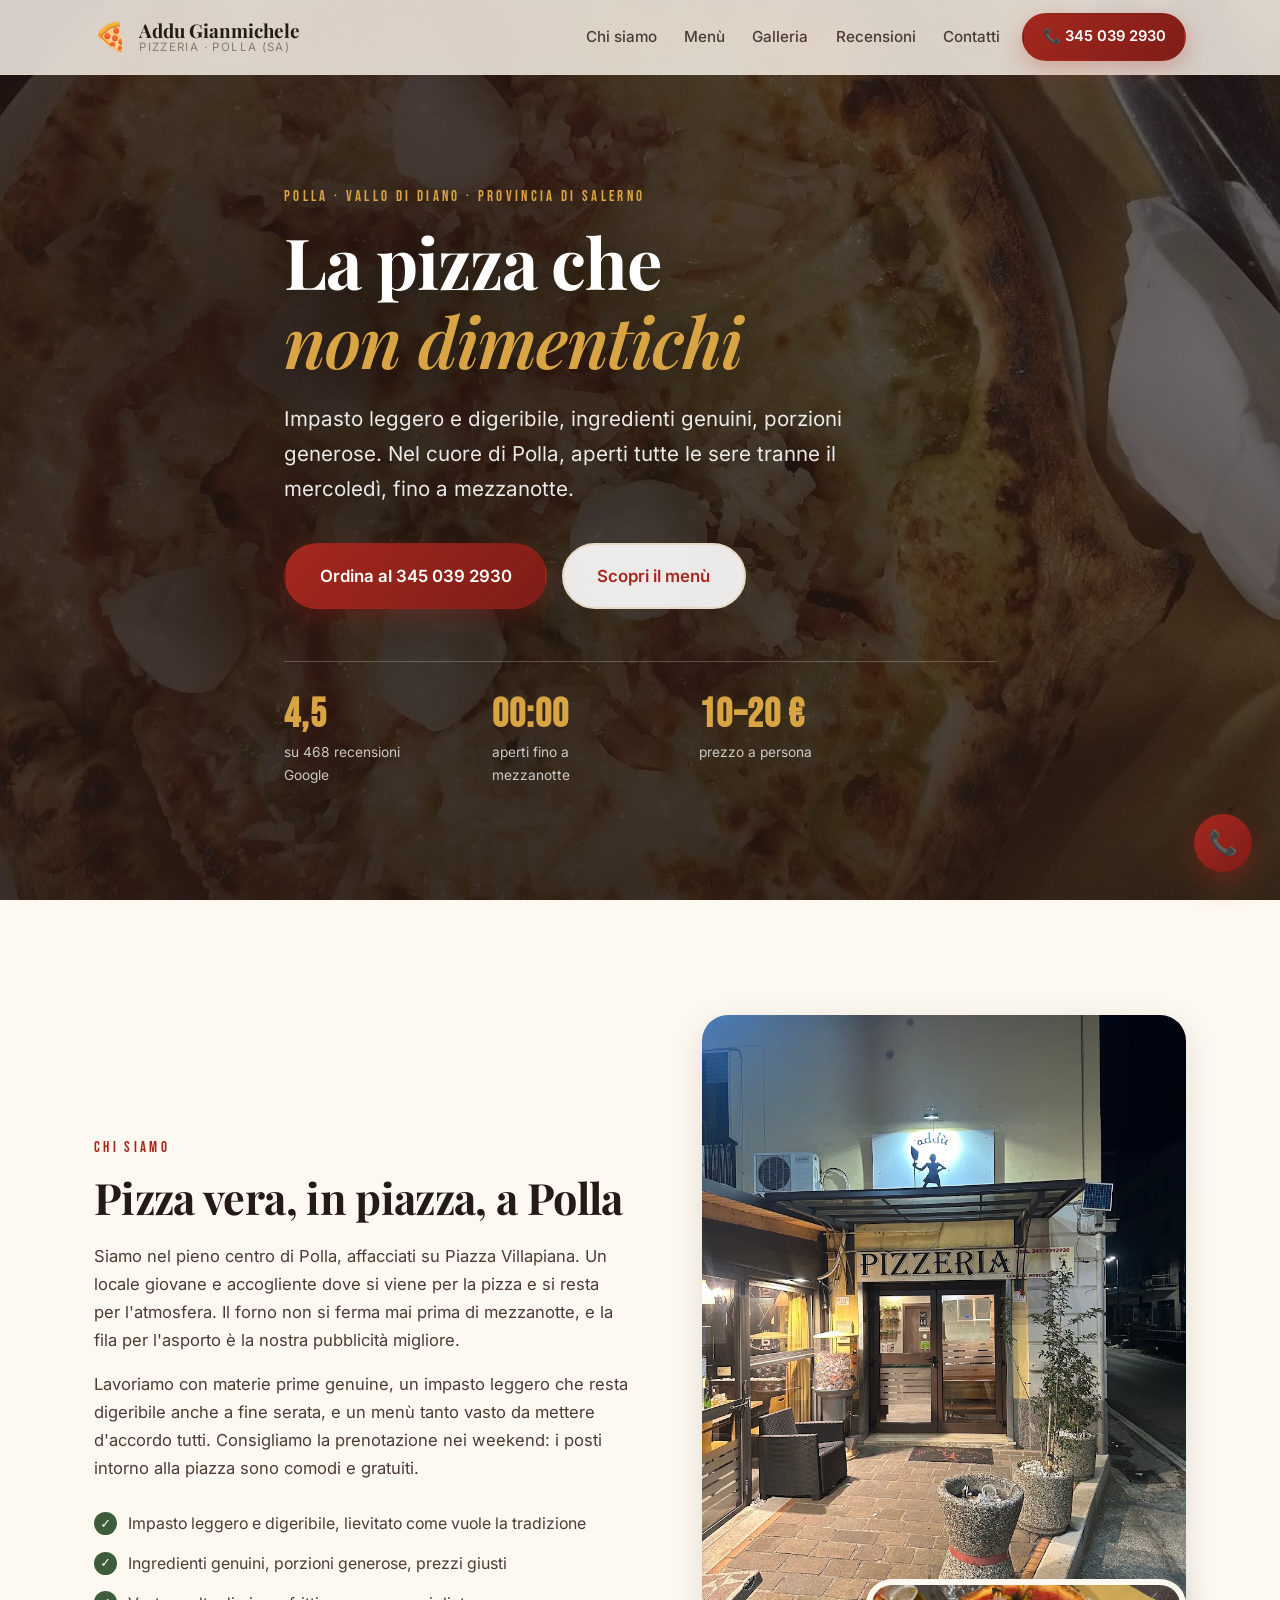
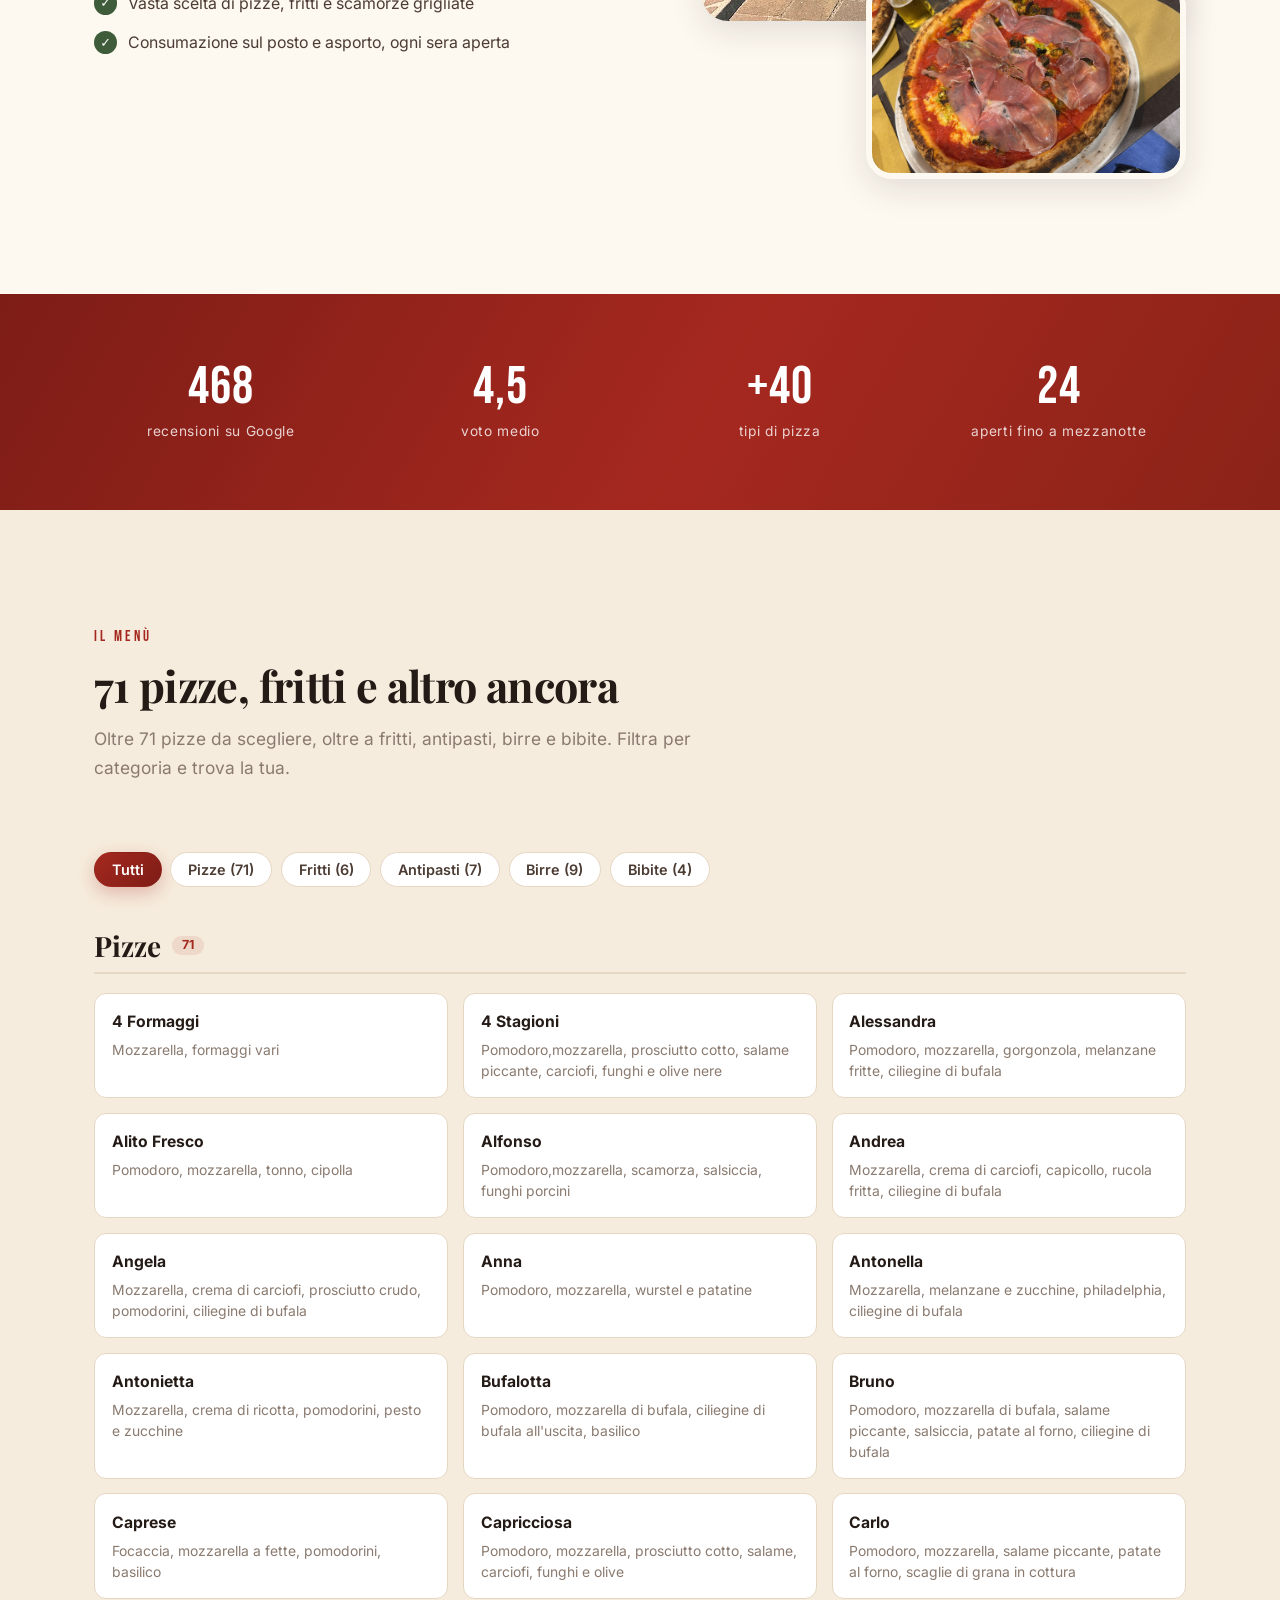
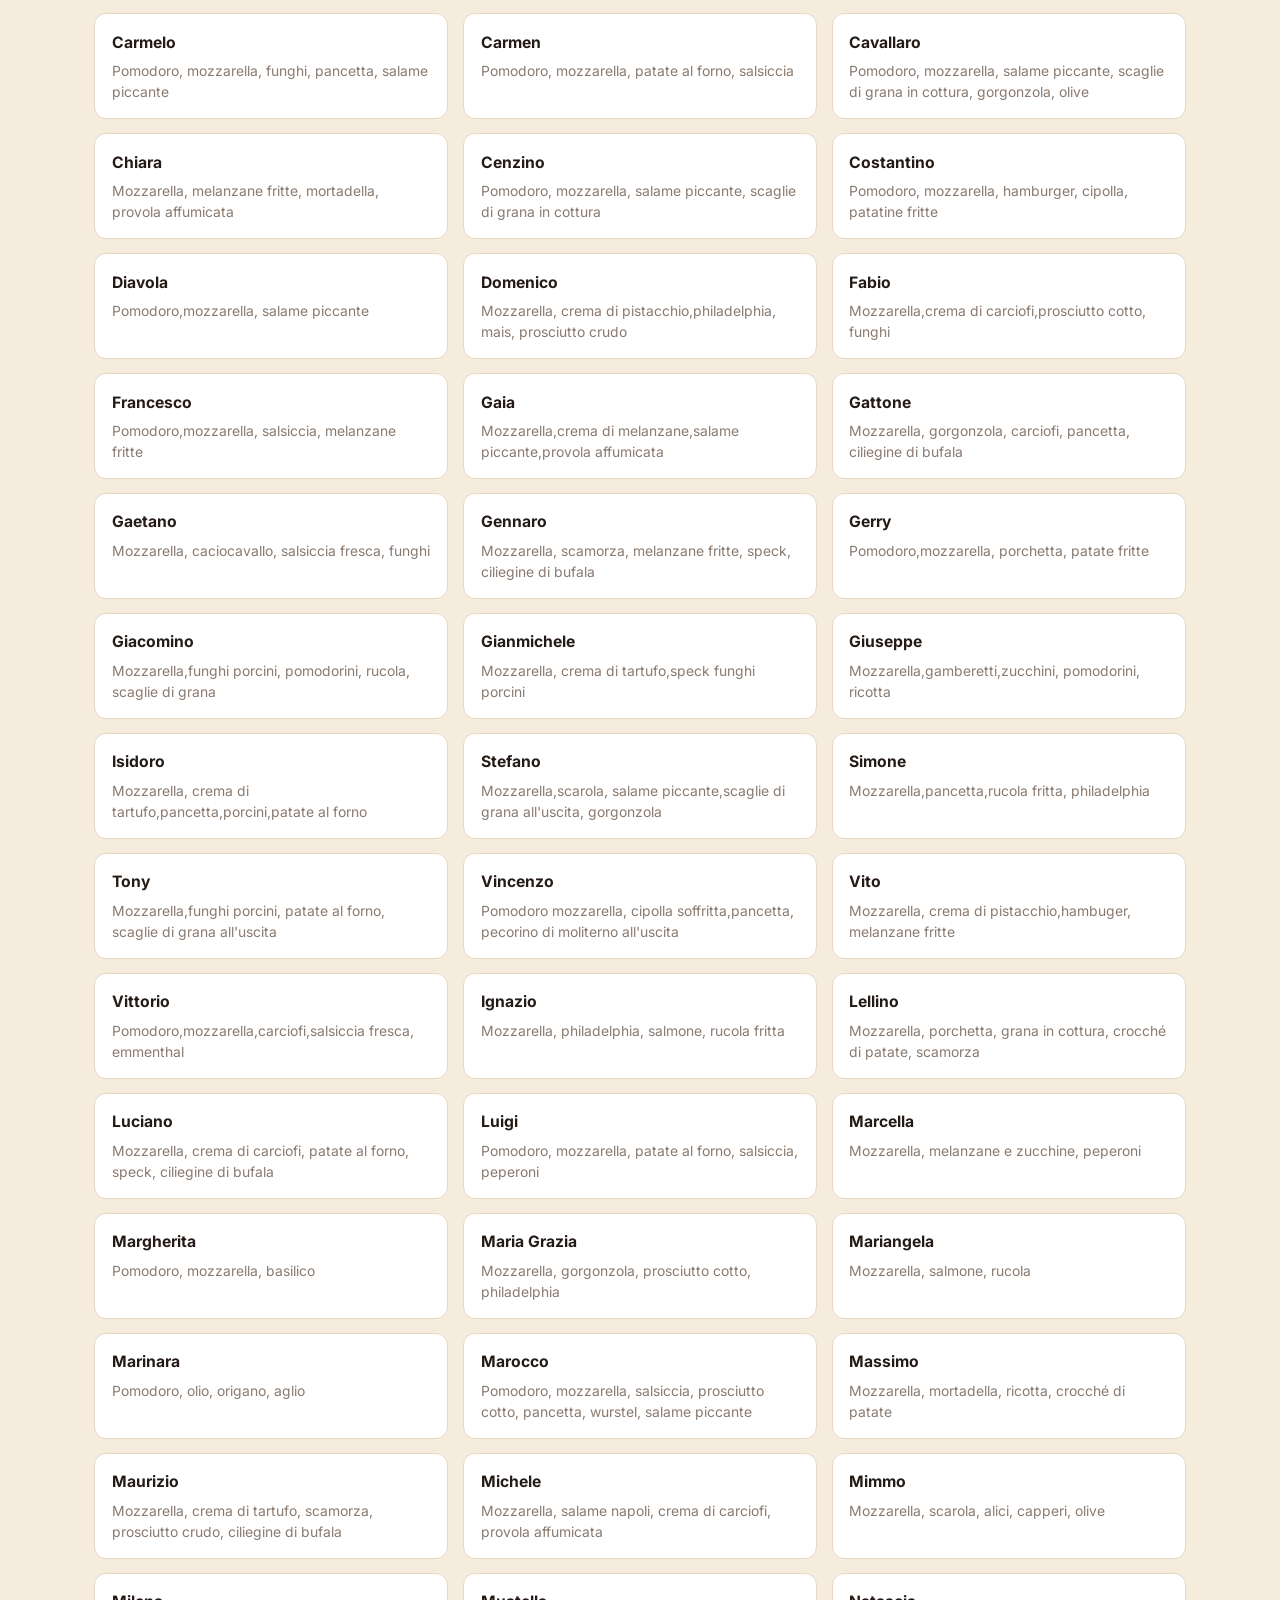
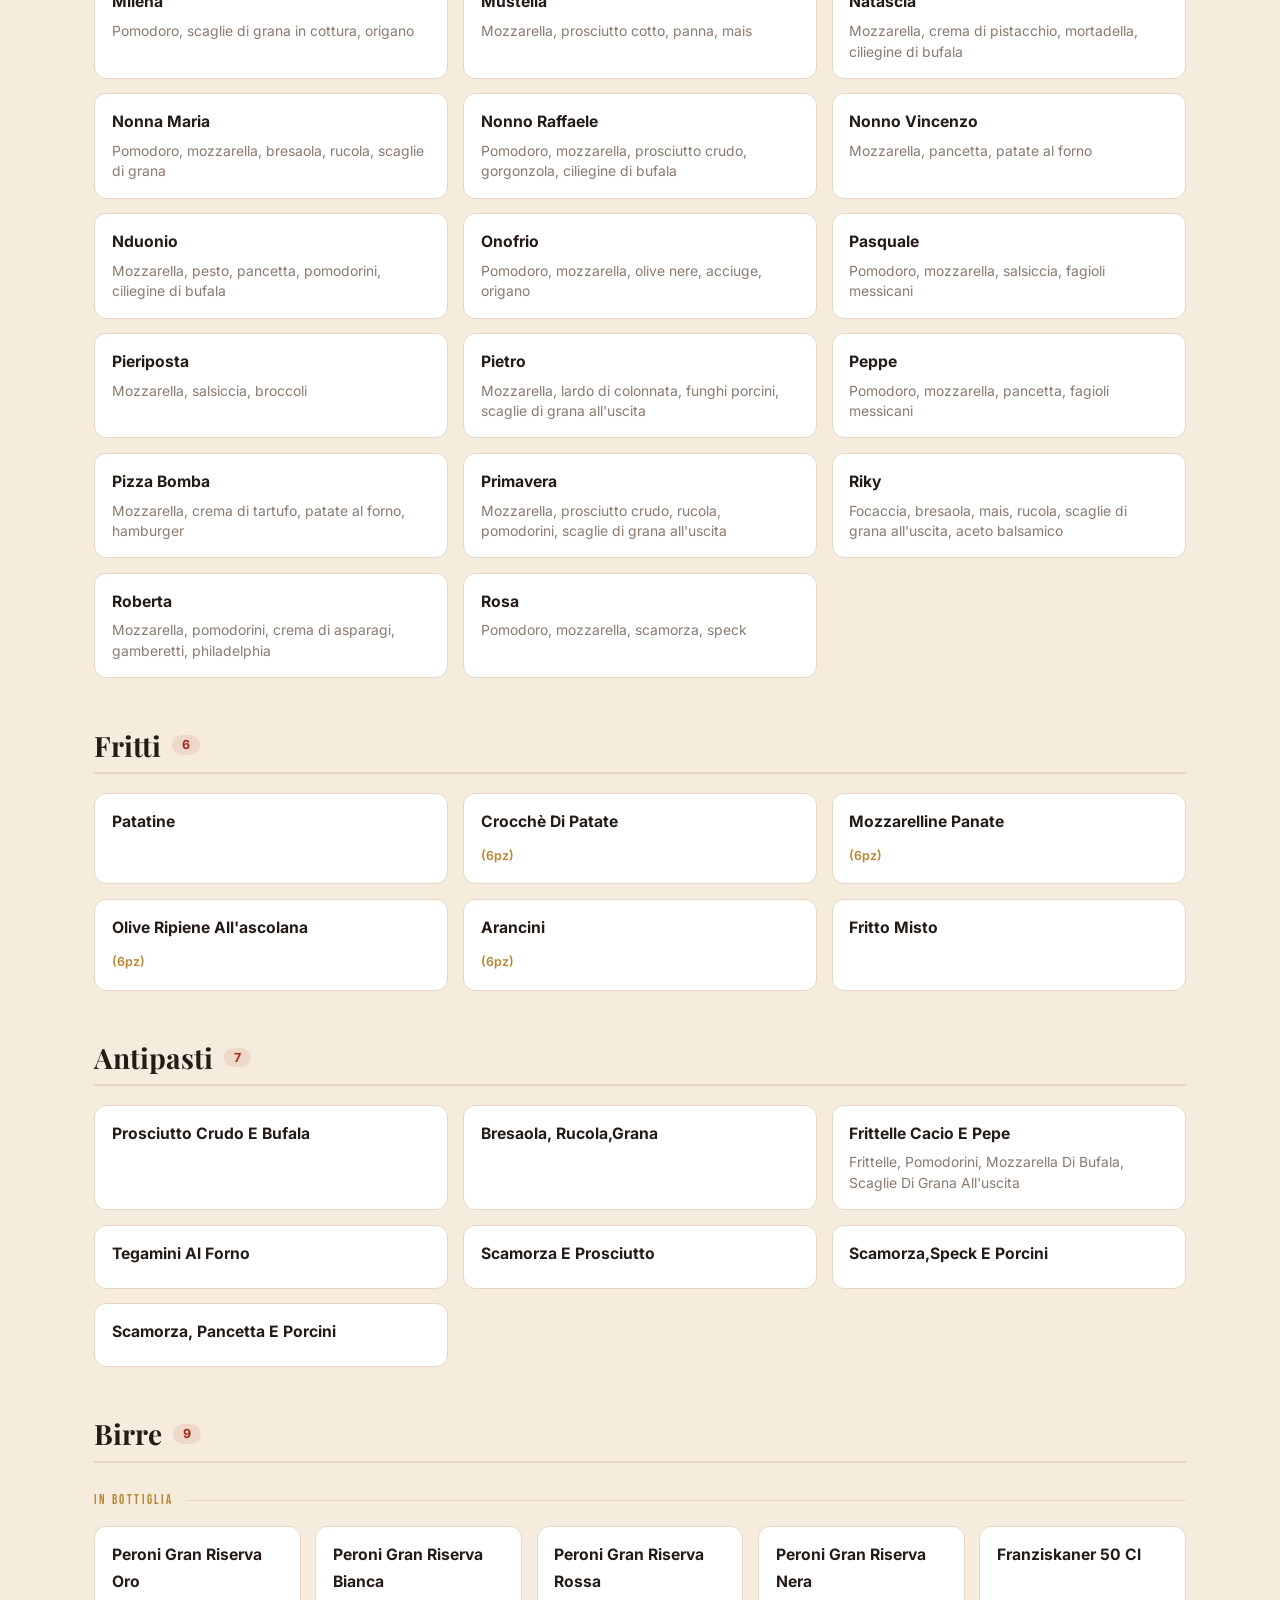
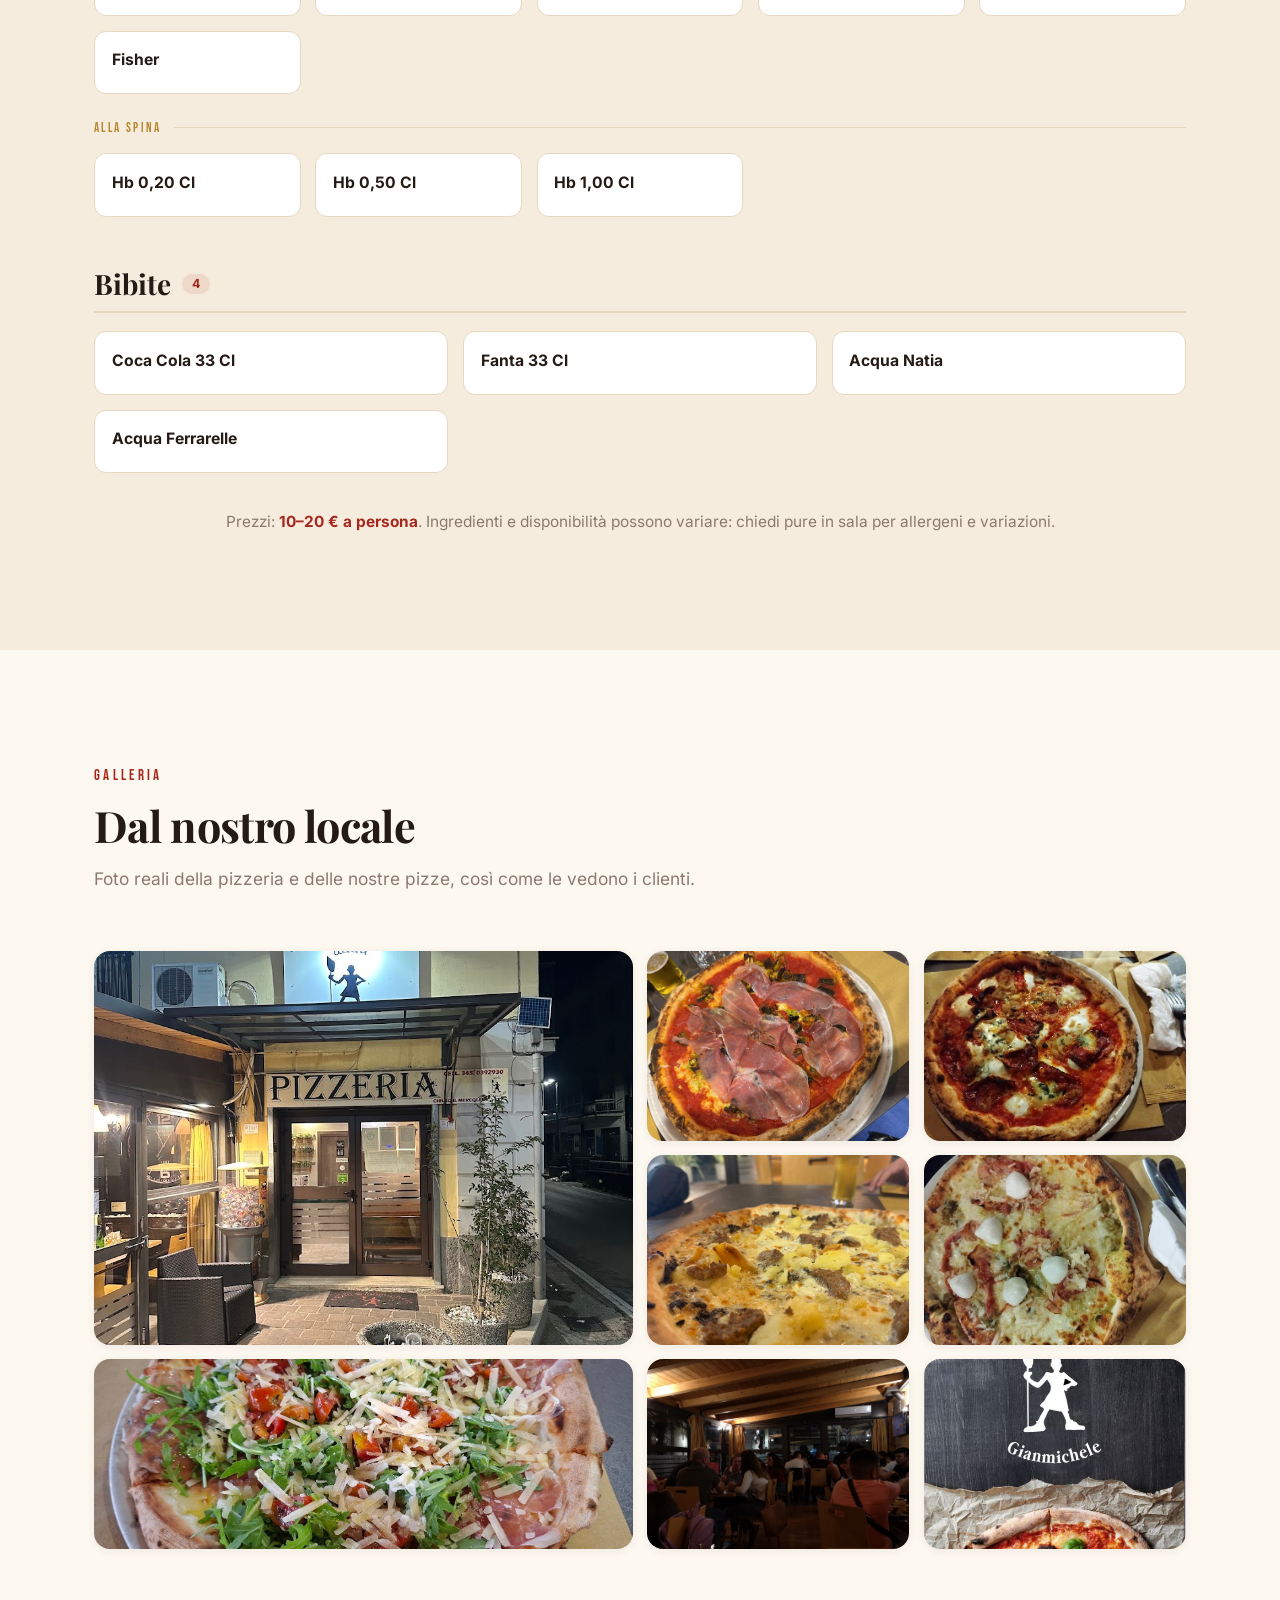
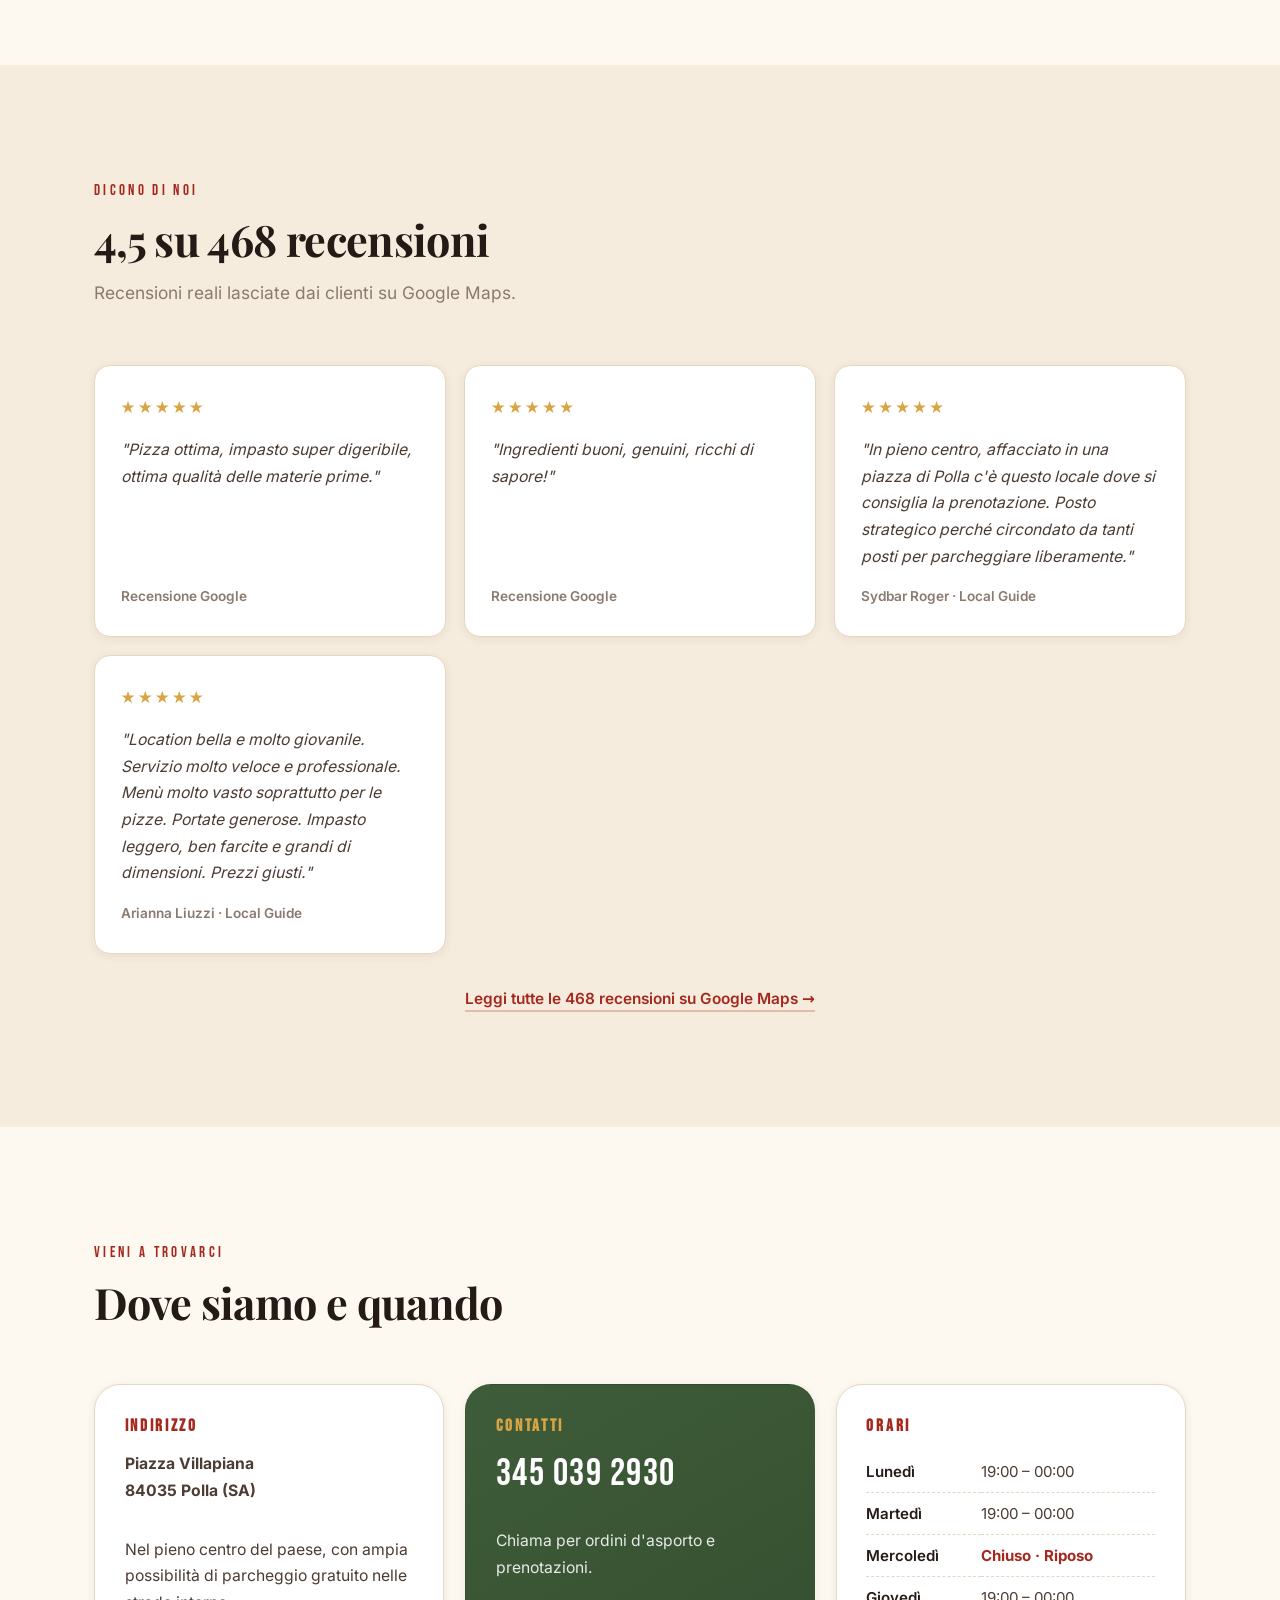
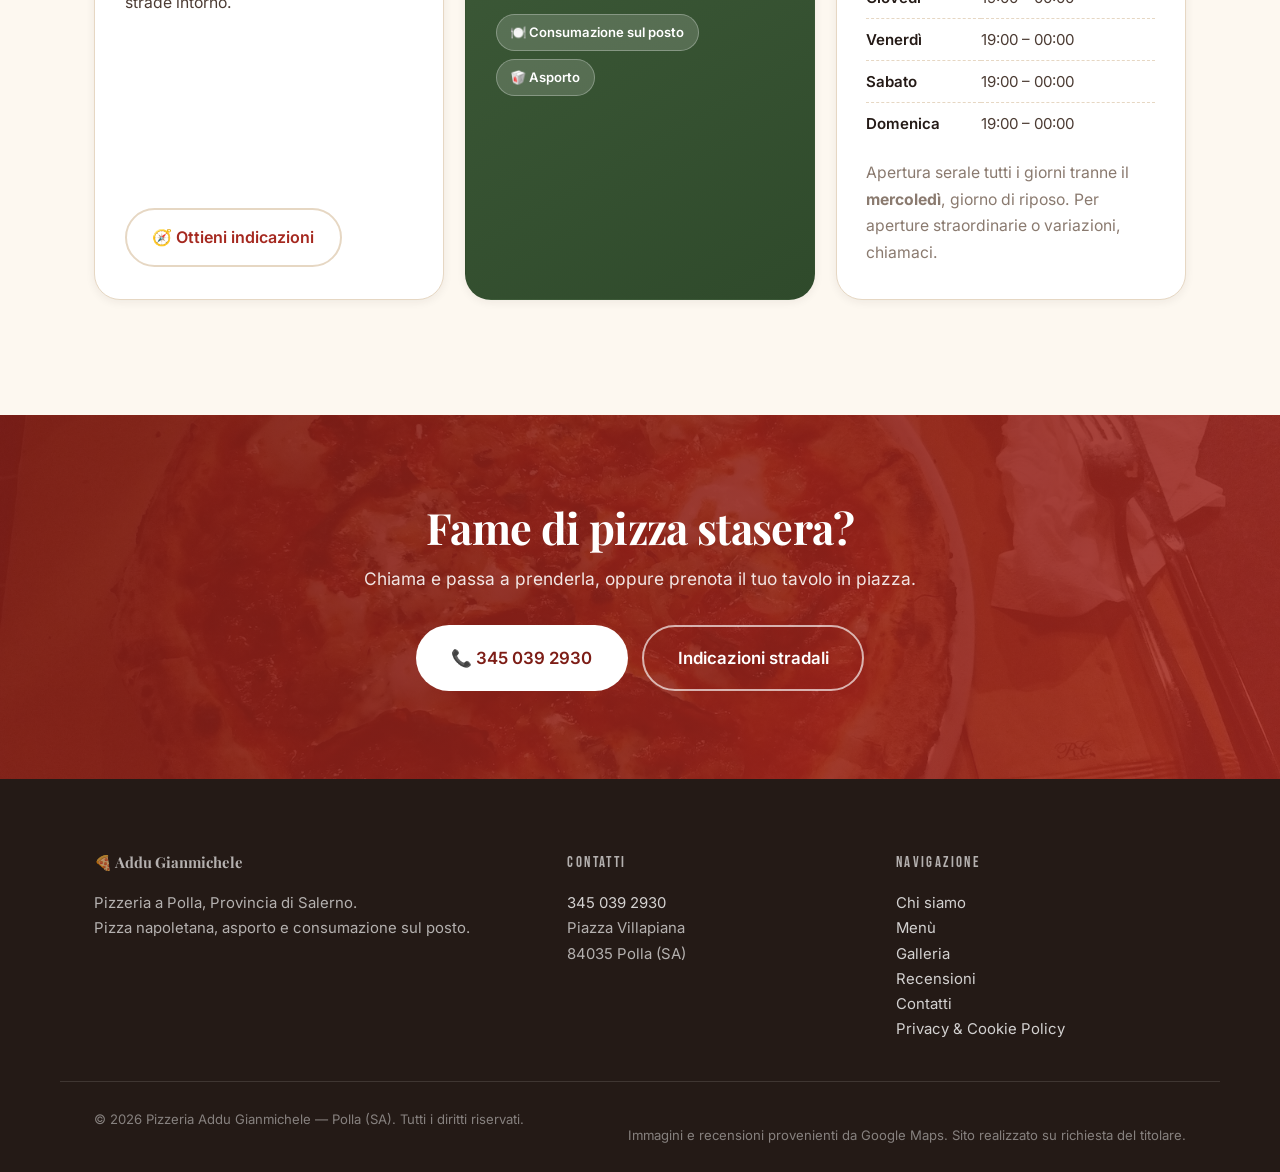
<file: index.html>
<!DOCTYPE html>
<html lang="it">
<head>
<meta charset="UTF-8">
<meta name="viewport" content="width=device-width, initial-scale=1.0">
<title>Pizzeria Addu Gianmichele — Polla (SA) | Pizza napoletana d'asporto e sul posto</title>
<meta name="description" content="Pizzeria Addu Gianmichele a Polla (SA). Pizza napoletana con impasto leggero e ingredienti genuini. Apertura serale fino a mezzanotte, asporto e consumazione sul posto. Piazza Villapiana, Polla. Tel 345 039 2930.">
<meta name="keywords" content="pizzeria Polla, pizza Polla,Addu Gianmichele, pizza da asporto Polla, pizzeria Vallo di Diano, pizza napoletana Salerno">
<meta name="author" content="Pizzeria Addu Gianmichele">
<link rel="canonical" href="https://addugianmichele.netlify.app/">

<!-- Open Graph -->
<meta property="og:type" content="restaurant.restaurant">
<meta property="og:title" content="Pizzeria Addu Gianmichele — Polla (SA)">
<meta property="og:description" content="Pizza napoletana con impasto leggero e ingredienti genuini. Aperti fino a mezzanotte. Asporto e sul posto.">
<meta property="og:image" content="images/foto-1.jpg">
<meta property="og:locale" content="it_IT">
<meta property="og:url" content="https://addugianmichele.netlify.app/">

<!-- Schema.org LocalBusiness -->
<script type="application/ld+json">
{
  "@context": "https://schema.org",
  "@type": "Restaurant",
  "name": "Pizzeria Addu Gianmichele",
  "servesCuisine": "Pizza, Italiana",
  "priceRange": "€€",
  "currenciesAccepted": "EUR",
  "paymentAccepted": "Contanti, Carte di debito, Carte di credito",
  "telephone": "+393450392930",
  "address": {
    "@type": "PostalAddress",
    "streetAddress": "Piazza Villapiana",
    "postalCode": "84035",
    "addressLocality": "Polla",
    "addressRegion": "SA",
    "addressCountry": "IT"
  },
  "hasMap": "https://maps.google.com/?q=Pizzeria+Addu+Gianmichele+Piazza+Villapiana+Polla+SA",
  "openingHoursSpecification": [{
    "@type": "OpeningHoursSpecification",
    "dayOfWeek": ["Tuesday","Thursday","Friday","Saturday","Sunday","Monday"],
    "opens": "19:00",
    "closes": "00:00"
  }],
  "aggregateRating": {
    "@type": "AggregateRating",
    "ratingValue": "4.5",
    "reviewCount": "468",
    "bestRating": "5",
    "worstRating": "1"
  },
  "review": [
    {
      "@type": "Review",
      "author": {"@type": "Person", "name": "Arianna Liuzzi"},
      "reviewRating": {"@type": "Rating", "ratingValue": "5", "bestRating": "5"},
      "reviewBody": "Location bella e molto giovanile. Servizio molto veloce e professionale. Menù molto vasto soprattutto per le pizze. Portate generose."
    },
    {
      "@type": "Review",
      "author": {"@type": "Person", "name": "Mr. Sydbar Roger"},
      "reviewRating": {"@type": "Rating", "ratingValue": "5", "bestRating": "5"},
      "reviewBody": "In pieno centro, affacciato in una piazza di Polla c'è questo locale dove si consiglia la prenotazione. Posto strategico perché circondato da tanti posti per parcheggiare liberamente."
    }
  ]
}
</script>

<link rel="icon" type="image/svg+xml" href="favicon.svg">
<link rel="apple-touch-icon" href="favicon.svg">
<link rel="stylesheet" href="css/style.css">
</head>
<body>

<!-- ===== HEADER / NAV ===== -->
<header class="site-header" id="top">
  <div class="container header-inner">
    <a class="brand" href="#top">
      <span class="brand-mark" aria-hidden="true">🍕</span>
      <span class="brand-text">
        <strong>Addu Gianmichele</strong>
        <small>Pizzeria · Polla (SA)</small>
      </span>
    </a>
    <nav class="nav" aria-label="Navigazione principale">
      <a href="#chi-siamo">Chi siamo</a>
      <a href="#menu">Menù</a>
      <a href="#galleria">Galleria</a>
      <a href="#recensioni">Recensioni</a>
      <a href="#contatti">Contatti</a>
    </nav>
    <a class="btn btn-primary btn-sm header-cta" href="tel:+393450392930">📞 345 039 2930</a>
    <button class="nav-toggle" aria-label="Apri menu di navigazione" aria-expanded="false" aria-controls="mobile-nav">
      <span></span><span></span><span></span>
    </button>
  </div>
  <nav class="mobile-nav" id="mobile-nav" aria-label="Navigazione mobile">
    <a href="#chi-siamo">Chi siamo</a>
    <a href="#menu">Menù</a>
    <a href="#galleria">Galleria</a>
    <a href="#recensioni">Recensioni</a>
    <a href="#contatti">Contatti</a>
    <a href="tel:+393450392930" class="btn btn-primary">Chiama ora</a>
  </nav>
</header>

<main>

<!-- ===== HERO ===== -->
<section class="hero" id="hero">
  <div class="hero-bg" aria-hidden="true"></div>
  <div class="container hero-inner">
    <p class="eyebrow">Polla · Vallo di Diano · Provincia di Salerno</p>
    <h1>La pizza che<br><em>non dimentichi</em></h1>
    <p class="hero-sub">Impasto leggero e digeribile, ingredienti genuini, porzioni generose. Nel cuore di Polla, aperti tutte le sere tranne il mercoledì, fino a mezzanotte.</p>
    <div class="hero-actions">
      <a class="btn btn-primary btn-lg" href="tel:+393450392930">Ordina al 345 039 2930</a>
      <a class="btn btn-ghost btn-lg" href="#menu">Scopri il menù</a>
    </div>
    <ul class="hero-facts">
      <li><strong>4,5</strong><span>su 468 recensioni Google</span></li>
      <li><strong>00:00</strong><span>aperti fino a mezzanotte</span></li>
      <li><strong>10–20 €</strong><span>prezzo a persona</span></li>
    </ul>
  </div>
</section>

<!-- ===== CHI SIAMO ===== -->
<section class="section" id="chi-siamo">
  <div class="container split">
    <div class="split-text">
      <p class="eyebrow">Chi siamo</p>
      <h2>Pizza vera, in piazza, a Polla</h2>
      <p>Siamo nel pieno centro di Polla, affacciati su Piazza Villapiana. Un locale giovane e accogliente dove si viene per la pizza e si resta per l'atmosfera. Il forno non si ferma mai prima di mezzanotte, e la fila per l'asporto è la nostra pubblicità migliore.</p>
      <p>Lavoriamo con materie prime genuine, un impasto leggero che resta digeribile anche a fine serata, e un menù tanto vasto da mettere d'accordo tutti. Consigliamo la prenotazione nei weekend: i posti intorno alla piazza sono comodi e gratuiti.</p>
      <ul class="check-list">
        <li>Impasto leggero e digeribile, lievitato come vuole la tradizione</li>
        <li>Ingredienti genuini, porzioni generose, prezzi giusti</li>
        <li>Vasta scelta di pizze, fritti e scamorze grigliate</li>
        <li>Consumazione sul posto e asporto, ogni sera aperta</li>
      </ul>
    </div>
    <div class="split-media">
      <figure class="frame frame-tall">
        <img src="images/foto-1.jpg" alt="Pizza della Pizzeria Addu Gianmichele a Polla" loading="lazy" width="800" height="1067">
      </figure>
      <figure class="frame frame-offset">
        <img src="images/foto-3.jpg" alt="Pizza servita dalla Pizzeria Addu Gianmichele" loading="lazy" width="1600" height="900">
      </figure>
    </div>
  </div>
</section>

<!-- ===== NUMERI ===== -->
<section class="band">
  <div class="container band-grid">
    <div class="band-item"><span class="band-num">468</span><span class="band-label">recensioni su Google</span></div>
    <div class="band-item"><span class="band-num">4,5</span><span class="band-label">voto medio</span></div>
    <div class="band-item"><span class="band-num">+40</span><span class="band-label">tipi di pizza</span></div>
    <div class="band-item"><span class="band-num">24</span><span class="band-label">aperti fino a mezzanotte</span></div>
  </div>
</section>

<!-- ===== MENU ===== -->
<section class="section section-alt" id="menu">
  <div class="container">
    <header class="section-head">
      <p class="eyebrow">Il menù</p>
      <h2>71 pizze, fritti e altro ancora</h2>
      <p class="section-lead">Oltre 71 pizze da scegliere, oltre a fritti, antipasti, birre e bibite. Filtra per categoria e trova la tua.</p>
    </header>

    <div class="menu-filters" role="tablist" aria-label="Filtra il menù per categoria">
      <button type="button" class="chip-filter is-active" data-filter="all" aria-pressed="true">Tutti</button>
      <button type="button" class="chip-filter" data-filter="pizze" aria-pressed="false">Pizze (71)</button>
      <button type="button" class="chip-filter" data-filter="fritti" aria-pressed="false">Fritti (6)</button>
      <button type="button" class="chip-filter" data-filter="antipasti" aria-pressed="false">Antipasti (7)</button>
      <button type="button" class="chip-filter" data-filter="birre" aria-pressed="false">Birre (9)</button>
      <button type="button" class="chip-filter" data-filter="bibite" aria-pressed="false">Bibite (4)</button>
    </div>

    <div class="menu-full">
      <div class="m-group" data-group="pizze">
        <h3 class="m-title">Pizze<span class="m-count">71</span></h3>
        <div class="m-list">
          <article class="m-item">
            <h4>4 Formaggi</h4>
            <p>Mozzarella, formaggi vari</p>
          </article>
          <article class="m-item">
            <h4>4 Stagioni</h4>
            <p>Pomodoro,mozzarella, prosciutto cotto, salame piccante, carciofi, funghi e olive nere</p>
          </article>
          <article class="m-item">
            <h4>Alessandra</h4>
            <p>Pomodoro, mozzarella, gorgonzola, melanzane fritte, ciliegine di bufala</p>
          </article>
          <article class="m-item">
            <h4>Alito Fresco</h4>
            <p>Pomodoro, mozzarella, tonno, cipolla</p>
          </article>
          <article class="m-item">
            <h4>Alfonso</h4>
            <p>Pomodoro,mozzarella, scamorza, salsiccia, funghi porcini</p>
          </article>
          <article class="m-item">
            <h4>Andrea</h4>
            <p>Mozzarella, crema di carciofi, capicollo, rucola fritta, ciliegine di bufala</p>
          </article>
          <article class="m-item">
            <h4>Angela</h4>
            <p>Mozzarella, crema di carciofi, prosciutto crudo, pomodorini, ciliegine di bufala</p>
          </article>
          <article class="m-item">
            <h4>Anna</h4>
            <p>Pomodoro, mozzarella, wurstel e patatine</p>
          </article>
          <article class="m-item">
            <h4>Antonella</h4>
            <p>Mozzarella, melanzane e zucchine, philadelphia, ciliegine di bufala</p>
          </article>
          <article class="m-item">
            <h4>Antonietta</h4>
            <p>Mozzarella, crema di ricotta, pomodorini, pesto e zucchine</p>
          </article>
          <article class="m-item">
            <h4>Bufalotta</h4>
            <p>Pomodoro, mozzarella di bufala, ciliegine di bufala all&#x27;uscita, basilico</p>
          </article>
          <article class="m-item">
            <h4>Bruno</h4>
            <p>Pomodoro, mozzarella di bufala, salame piccante, salsiccia, patate al forno, ciliegine di bufala</p>
          </article>
          <article class="m-item">
            <h4>Caprese</h4>
            <p>Focaccia, mozzarella a fette, pomodorini, basilico</p>
          </article>
          <article class="m-item">
            <h4>Capricciosa</h4>
            <p>Pomodoro, mozzarella, prosciutto cotto, salame, carciofi, funghi e olive</p>
          </article>
          <article class="m-item">
            <h4>Carlo</h4>
            <p>Pomodoro, mozzarella, salame piccante, patate al forno, scaglie di grana in cottura</p>
          </article>
          <article class="m-item">
            <h4>Carmelo</h4>
            <p>Pomodoro, mozzarella, funghi, pancetta, salame piccante</p>
          </article>
          <article class="m-item">
            <h4>Carmen</h4>
            <p>Pomodoro, mozzarella, patate al forno, salsiccia</p>
          </article>
          <article class="m-item">
            <h4>Cavallaro</h4>
            <p>Pomodoro, mozzarella, salame piccante, scaglie di grana in cottura, gorgonzola, olive</p>
          </article>
          <article class="m-item">
            <h4>Chiara</h4>
            <p>Mozzarella, melanzane fritte, mortadella, provola affumicata</p>
          </article>
          <article class="m-item">
            <h4>Cenzino</h4>
            <p>Pomodoro, mozzarella, salame piccante, scaglie di grana in cottura</p>
          </article>
          <article class="m-item">
            <h4>Costantino</h4>
            <p>Pomodoro, mozzarella, hamburger, cipolla, patatine fritte</p>
          </article>
          <article class="m-item">
            <h4>Diavola</h4>
            <p>Pomodoro,mozzarella, salame piccante</p>
          </article>
          <article class="m-item">
            <h4>Domenico</h4>
            <p>Mozzarella, crema di pistacchio,philadelphia, mais, prosciutto crudo</p>
          </article>
          <article class="m-item">
            <h4>Fabio</h4>
            <p>Mozzarella,crema di carciofi,prosciutto cotto, funghi</p>
          </article>
          <article class="m-item">
            <h4>Francesco</h4>
            <p>Pomodoro,mozzarella, salsiccia, melanzane fritte</p>
          </article>
          <article class="m-item">
            <h4>Gaia</h4>
            <p>Mozzarella,crema di melanzane,salame piccante,provola affumicata</p>
          </article>
          <article class="m-item">
            <h4>Gattone</h4>
            <p>Mozzarella, gorgonzola, carciofi, pancetta, ciliegine di bufala</p>
          </article>
          <article class="m-item">
            <h4>Gaetano</h4>
            <p>Mozzarella, caciocavallo, salsiccia fresca, funghi</p>
          </article>
          <article class="m-item">
            <h4>Gennaro</h4>
            <p>Mozzarella, scamorza, melanzane fritte, speck, ciliegine di bufala</p>
          </article>
          <article class="m-item">
            <h4>Gerry</h4>
            <p>Pomodoro,mozzarella, porchetta, patate fritte</p>
          </article>
          <article class="m-item">
            <h4>Giacomino</h4>
            <p>Mozzarella,funghi porcini, pomodorini, rucola, scaglie di grana</p>
          </article>
          <article class="m-item">
            <h4>Gianmichele</h4>
            <p>Mozzarella, crema di tartufo,speck funghi porcini</p>
          </article>
          <article class="m-item">
            <h4>Giuseppe</h4>
            <p>Mozzarella,gamberetti,zucchini, pomodorini, ricotta</p>
          </article>
          <article class="m-item">
            <h4>Isidoro</h4>
            <p>Mozzarella, crema di tartufo,pancetta,porcini,patate al forno</p>
          </article>
          <article class="m-item">
            <h4>Stefano</h4>
            <p>Mozzarella,scarola, salame piccante,scaglie di grana all&#x27;uscita, gorgonzola</p>
          </article>
          <article class="m-item">
            <h4>Simone</h4>
            <p>Mozzarella,pancetta,rucola fritta, philadelphia</p>
          </article>
          <article class="m-item">
            <h4>Tony</h4>
            <p>Mozzarella,funghi porcini, patate al forno, scaglie di grana all&#x27;uscita</p>
          </article>
          <article class="m-item">
            <h4>Vincenzo</h4>
            <p>Pomodoro mozzarella, cipolla soffritta,pancetta, pecorino di moliterno all&#x27;uscita</p>
          </article>
          <article class="m-item">
            <h4>Vito</h4>
            <p>Mozzarella, crema di pistacchio,hambuger, melanzane fritte</p>
          </article>
          <article class="m-item">
            <h4>Vittorio</h4>
            <p>Pomodoro,mozzarella,carciofi,salsiccia fresca, emmenthal</p>
          </article>
          <article class="m-item">
            <h4>Ignazio</h4>
            <p>Mozzarella, philadelphia, salmone, rucola fritta</p>
          </article>
          <article class="m-item">
            <h4>Lellino</h4>
            <p>Mozzarella, porchetta, grana in cottura, crocché di patate, scamorza</p>
          </article>
          <article class="m-item">
            <h4>Luciano</h4>
            <p>Mozzarella, crema di carciofi, patate al forno, speck, ciliegine di bufala</p>
          </article>
          <article class="m-item">
            <h4>Luigi</h4>
            <p>Pomodoro, mozzarella, patate al forno, salsiccia, peperoni</p>
          </article>
          <article class="m-item">
            <h4>Marcella</h4>
            <p>Mozzarella, melanzane e zucchine, peperoni</p>
          </article>
          <article class="m-item">
            <h4>Margherita</h4>
            <p>Pomodoro, mozzarella, basilico</p>
          </article>
          <article class="m-item">
            <h4>Maria Grazia</h4>
            <p>Mozzarella, gorgonzola, prosciutto cotto, philadelphia</p>
          </article>
          <article class="m-item">
            <h4>Mariangela</h4>
            <p>Mozzarella, salmone, rucola</p>
          </article>
          <article class="m-item">
            <h4>Marinara</h4>
            <p>Pomodoro, olio, origano, aglio</p>
          </article>
          <article class="m-item">
            <h4>Marocco</h4>
            <p>Pomodoro, mozzarella, salsiccia, prosciutto cotto, pancetta, wurstel, salame piccante</p>
          </article>
          <article class="m-item">
            <h4>Massimo</h4>
            <p>Mozzarella, mortadella, ricotta, crocché di patate</p>
          </article>
          <article class="m-item">
            <h4>Maurizio</h4>
            <p>Mozzarella, crema di tartufo, scamorza, prosciutto crudo, ciliegine di bufala</p>
          </article>
          <article class="m-item">
            <h4>Michele</h4>
            <p>Mozzarella, salame napoli, crema di carciofi, provola affumicata</p>
          </article>
          <article class="m-item">
            <h4>Mimmo</h4>
            <p>Mozzarella, scarola, alici, capperi, olive</p>
          </article>
          <article class="m-item">
            <h4>Milena</h4>
            <p>Pomodoro, scaglie di grana in cottura, origano</p>
          </article>
          <article class="m-item">
            <h4>Mustella</h4>
            <p>Mozzarella, prosciutto cotto, panna, mais</p>
          </article>
          <article class="m-item">
            <h4>Natascia</h4>
            <p>Mozzarella, crema di pistacchio, mortadella, ciliegine di bufala</p>
          </article>
          <article class="m-item">
            <h4>Nonna Maria</h4>
            <p>Pomodoro, mozzarella, bresaola, rucola, scaglie di grana</p>
          </article>
          <article class="m-item">
            <h4>Nonno Raffaele</h4>
            <p>Pomodoro, mozzarella, prosciutto crudo, gorgonzola, ciliegine di bufala</p>
          </article>
          <article class="m-item">
            <h4>Nonno Vincenzo</h4>
            <p>Mozzarella, pancetta, patate al forno</p>
          </article>
          <article class="m-item">
            <h4>Nduonio</h4>
            <p>Mozzarella, pesto, pancetta, pomodorini, ciliegine di bufala</p>
          </article>
          <article class="m-item">
            <h4>Onofrio</h4>
            <p>Pomodoro, mozzarella, olive nere, acciuge, origano</p>
          </article>
          <article class="m-item">
            <h4>Pasquale</h4>
            <p>Pomodoro, mozzarella, salsiccia, fagioli messicani</p>
          </article>
          <article class="m-item">
            <h4>Pieriposta</h4>
            <p>Mozzarella, salsiccia, broccoli</p>
          </article>
          <article class="m-item">
            <h4>Pietro</h4>
            <p>Mozzarella, lardo di colonnata, funghi porcini, scaglie di grana all&#x27;uscita</p>
          </article>
          <article class="m-item">
            <h4>Peppe</h4>
            <p>Pomodoro, mozzarella, pancetta, fagioli messicani</p>
          </article>
          <article class="m-item">
            <h4>Pizza Bomba</h4>
            <p>Mozzarella, crema di tartufo, patate al forno, hamburger</p>
          </article>
          <article class="m-item">
            <h4>Primavera</h4>
            <p>Mozzarella, prosciutto crudo, rucola, pomodorini, scaglie di grana all&#x27;uscita</p>
          </article>
          <article class="m-item">
            <h4>Riky</h4>
            <p>Focaccia, bresaola, mais, rucola, scaglie di grana all&#x27;uscita, aceto balsamico</p>
          </article>
          <article class="m-item">
            <h4>Roberta</h4>
            <p>Mozzarella, pomodorini, crema di asparagi, gamberetti, philadelphia</p>
          </article>
          <article class="m-item">
            <h4>Rosa</h4>
            <p>Pomodoro, mozzarella, scamorza, speck</p>
          </article>
        </div>
      </div>
      <div class="m-group" data-group="fritti">
        <h3 class="m-title">Fritti<span class="m-count">6</span></h3>
        <div class="m-list">
          <article class="m-item">
            <h4>Patatine</h4>
          </article>
          <article class="m-item">
            <h4>Crocchè Di Patate</h4>
            <span class="m-nota">(6pz)</span>
          </article>
          <article class="m-item">
            <h4>Mozzarelline Panate</h4>
            <span class="m-nota">(6pz)</span>
          </article>
          <article class="m-item">
            <h4>Olive Ripiene All&#x27;ascolana</h4>
            <span class="m-nota">(6pz)</span>
          </article>
          <article class="m-item">
            <h4>Arancini</h4>
            <span class="m-nota">(6pz)</span>
          </article>
          <article class="m-item">
            <h4>Fritto Misto</h4>
          </article>
        </div>
      </div>
      <div class="m-group" data-group="antipasti">
        <h3 class="m-title">Antipasti<span class="m-count">7</span></h3>
        <div class="m-list">
          <article class="m-item">
            <h4>Prosciutto Crudo E Bufala</h4>
          </article>
          <article class="m-item">
            <h4>Bresaola, Rucola,Grana</h4>
          </article>
          <article class="m-item">
            <h4>Frittelle Cacio E Pepe</h4>
            <p>Frittelle, Pomodorini, Mozzarella Di Bufala, Scaglie Di Grana All&#x27;uscita</p>
          </article>
          <article class="m-item">
            <h4>Tegamini Al Forno</h4>
          </article>
          <article class="m-item">
            <h4>Scamorza E Prosciutto</h4>
          </article>
          <article class="m-item">
            <h4>Scamorza,Speck E Porcini</h4>
          </article>
          <article class="m-item">
            <h4>Scamorza, Pancetta E Porcini</h4>
          </article>
        </div>
      </div>
      <div class="m-group" data-group="birre">
        <h3 class="m-title">Birre<span class="m-count">9</span></h3>
        <div class="m-list m-list-drinks">
          <div class="m-sub">In bottiglia</div>
          <article class="m-item"><h4>Peroni Gran Riserva Oro</h4></article>
          <article class="m-item"><h4>Peroni Gran Riserva Bianca</h4></article>
          <article class="m-item"><h4>Peroni Gran Riserva Rossa</h4></article>
          <article class="m-item"><h4>Peroni Gran Riserva Nera</h4></article>
          <article class="m-item"><h4>Franziskaner 50 Cl</h4></article>
          <article class="m-item"><h4>Fisher</h4></article>
          <div class="m-sub">Alla spina</div>
          <article class="m-item"><h4>Hb 0,20 Cl</h4></article>
          <article class="m-item"><h4>Hb 0,50 Cl</h4></article>
          <article class="m-item"><h4>Hb 1,00 Cl</h4></article>
        </div>
      </div>
      <div class="m-group" data-group="bibite">
        <h3 class="m-title">Bibite<span class="m-count">4</span></h3>
        <div class="m-list">
          <article class="m-item"><h4>Coca Cola 33 Cl</h4></article>
          <article class="m-item"><h4>Fanta 33 Cl</h4></article>
          <article class="m-item"><h4>Acqua Natia</h4></article>
          <article class="m-item"><h4>Acqua Ferrarelle</h4></article>
        </div>
      </div>
    </div>

    <p class="menu-note">Prezzi: <strong>10–20 € a persona</strong>. Ingredienti e disponibilità possono variare: chiedi pure in sala per allergeni e variazioni.</p>
  </div>
</section>

<!-- ===== GALLERIA ===== -->
<section class="section" id="galleria">
  <div class="container">
    <header class="section-head">
      <p class="eyebrow">Galleria</p>
      <h2>Dal nostro locale</h2>
      <p class="section-lead">Foto reali della pizzeria e delle nostre pizze, così come le vedono i clienti.</p>
    </header>
    <div class="gallery-grid" id="gallery">
      <figure><img src="images/foto-1.jpg" alt="Pizza della Pizzeria Addu Gianmichele" loading="lazy" width="800" height="1067"></figure>
      <figure><img src="images/foto-3.jpg" alt="Pizza della Pizzeria Addu Gianmichele" loading="lazy" width="1600" height="900"></figure>
      <figure><img src="images/foto-4.jpg" alt="Pizza della Pizzeria Addu Gianmichele" loading="lazy" width="1600" height="901"></figure>
      <figure><img src="images/foto-5.jpg" alt="Pizza della Pizzeria Addu Gianmichele" loading="lazy" width="1423" height="1067"></figure>
      <figure><img src="images/foto-6.jpg" alt="Pizza della Pizzeria Addu Gianmichele" loading="lazy" width="1600" height="901"></figure>
      <figure><img src="images/foto-7.jpg" alt="Pizza della Pizzeria Addu Gianmichele" loading="lazy" width="1423" height="1067"></figure>
      <figure><img src="images/foto-8.jpg" alt="Pizza della Pizzeria Addu Gianmichele" loading="lazy" width="1600" height="900"></figure>
      <figure><img src="images/foto-2.jpg" alt="Pizza della Pizzeria Addu Gianmichele" loading="lazy" width="496" height="704"></figure>
    </div>
  </div>
</section>

<!-- ===== RECENSIONI ===== -->
<section class="section section-alt" id="recensioni">
  <div class="container">
    <header class="section-head">
      <p class="eyebrow">Dicono di noi</p>
      <h2>4,5 su 468 recensioni</h2>
      <p class="section-lead">Recensioni reali lasciate dai clienti su Google Maps.</p>
    </header>
    <div class="reviews-grid">
      <blockquote class="review">
        <div class="stars" aria-label="5 stelle su 5">★★★★★</div>
        <p>"Pizza ottima, impasto super digeribile, ottima qualità delle materie prime."</p>
        <cite>Recensione Google</cite>
      </blockquote>
      <blockquote class="review">
        <div class="stars" aria-label="5 stelle su 5">★★★★★</div>
        <p>"Ingredienti buoni, genuini, ricchi di sapore!"</p>
        <cite>Recensione Google</cite>
      </blockquote>
      <blockquote class="review">
        <div class="stars" aria-label="5 stelle su 5">★★★★★</div>
        <p>"In pieno centro, affacciato in una piazza di Polla c'è questo locale dove si consiglia la prenotazione. Posto strategico perché circondato da tanti posti per parcheggiare liberamente."</p>
        <cite>Sydbar Roger · Local Guide</cite>
      </blockquote>
      <blockquote class="review">
        <div class="stars" aria-label="5 stelle su 5">★★★★★</div>
        <p>"Location bella e molto giovanile. Servizio molto veloce e professionale. Menù molto vasto soprattutto per le pizze. Portate generose. Impasto leggero, ben farcite e grandi di dimensioni. Prezzi giusti."</p>
        <cite>Arianna Liuzzi · Local Guide</cite>
      </blockquote>
    </div>
    <p class="reviews-note">
      <a href="https://www.google.com/maps/place/Pizzeria+Addu+Gianmichele/@40.511524,15.4932107,17z/data=!3m1!4b1!4m6!3m5!1s0x13393e7df2d6731f:0x519f2f49d8a98c33!8m2!3d40.511524!4d15.4932107!16s%2Fg%2F11c0rm6mz5?hl=it" target="_blank" rel="noopener noreferrer">Leggi tutte le 468 recensioni su Google Maps →</a>
    </p>
  </div>
</section>

<!-- ===== CONTATTI ===== -->
<section class="section" id="contatti">
  <div class="container">
    <header class="section-head">
      <p class="eyebrow">Vieni a trovarci</p>
      <h2>Dove siamo e quando</h2>
    </header>

    <div class="contact-grid">
      <div class="contact-card">
        <h3>Indirizzo</h3>
        <p><strong>Piazza Villapiana<br>84035 Polla (SA)</strong></p>
        <p>Nel pieno centro del paese, con ampia possibilità di parcheggio gratuito nelle strade intorno.</p>
        <a class="btn btn-ghost" href="https://www.google.com/maps/dir/?api=1&destination=Pizzeria+Addu+Gianmichele+Piazza+Villapiana+Polla+SA" target="_blank" rel="noopener noreferrer">🧭 Ottieni indicazioni</a>
      </div>

      <div class="contact-card contact-card-accent">
        <h3>Contatti</h3>
        <p class="contact-big"><a href="tel:+393450392930">345 039 2930</a></p>
        <p>Chiama per ordini d'asporto e prenotazioni.</p>
        <p class="contact-services">
          <span class="chip">🍽️ Consumazione sul posto</span>
          <span class="chip">🥡 Asporto</span>
        </p>
      </div>

      <div class="contact-card">
        <h3>Orari</h3>
        <table class="hours">
          <tbody>
            <tr><td>Lunedì</td><td>19:00 – 00:00</td></tr>
            <tr><td>Martedì</td><td>19:00 – 00:00</td></tr>
            <tr><td>Mercoledì</td><td class="hours-closed">Chiuso · Riposo</td></tr>
            <tr><td>Giovedì</td><td>19:00 – 00:00</td></tr>
            <tr><td>Venerdì</td><td>19:00 – 00:00</td></tr>
            <tr><td>Sabato</td><td>19:00 – 00:00</td></tr>
            <tr><td>Domenica</td><td>19:00 – 00:00</td></tr>
          </tbody>
        </table>
        <p class="hours-note">Apertura serale tutti i giorni tranne il <strong>mercoledì</strong>, giorno di riposo. Per aperture straordinarie o variazioni, chiamaci.</p>
      </div>
    </div>
  </div>
</section>

<!-- ===== CTA FINALE ===== -->
<section class="cta-band">
  <div class="container cta-inner">
    <h2>Fame di pizza stasera?</h2>
    <p>Chiama e passa a prenderla, oppure prenota il tuo tavolo in piazza.</p>
    <div class="cta-actions">
      <a class="btn btn-light btn-lg" href="tel:+393450392930">📞 345 039 2930</a>
      <a class="btn btn-outline-light btn-lg" href="https://www.google.com/maps/dir/?api=1&destination=Pizzeria+Addu+Gianmichele+Polla" target="_blank" rel="noopener noreferrer">Indicazioni stradali</a>
    </div>
  </div>
</section>

</main>

<!-- ===== FOOTER ===== -->
<footer class="site-footer">
  <div class="container footer-grid">
    <div>
      <p class="footer-brand">🍕 Addu Gianmichele</p>
      <p>Pizzeria a Polla, Provincia di Salerno.<br>Pizza napoletana, asporto e consumazione sul posto.</p>
    </div>
    <div>
      <p class="footer-title">Contatti</p>
      <p><a href="tel:+393450392930">345 039 2930</a><br>
      Piazza Villapiana<br>84035 Polla (SA)</p>
    </div>
    <div>
      <p class="footer-title">Navigazione</p>
      <p><a href="#chi-siamo">Chi siamo</a><br>
      <a href="#menu">Menù</a><br>
      <a href="#galleria">Galleria</a><br>
      <a href="#recensioni">Recensioni</a><br>
      <a href="#contatti">Contatti</a><br>
      <a href="privacy.html">Privacy &amp; Cookie Policy</a></p>
    </div>
  </div>
  <div class="container footer-bottom">
    <p>© <span id="year">2026</span> Pizzeria Addu Gianmichele — Polla (SA). Tutti i diritti riservati.</p>
    <p>Immagini e recensioni provenienti da Google Maps. Sito realizzato su richiesta del titolare.</p>
  </div>
</footer>

<a class="float-call" href="tel:+393450392930" aria-label="Chiama la pizzeria">📞</a>

<script src="js/main.js"></script>
</body>
</html>
</file>
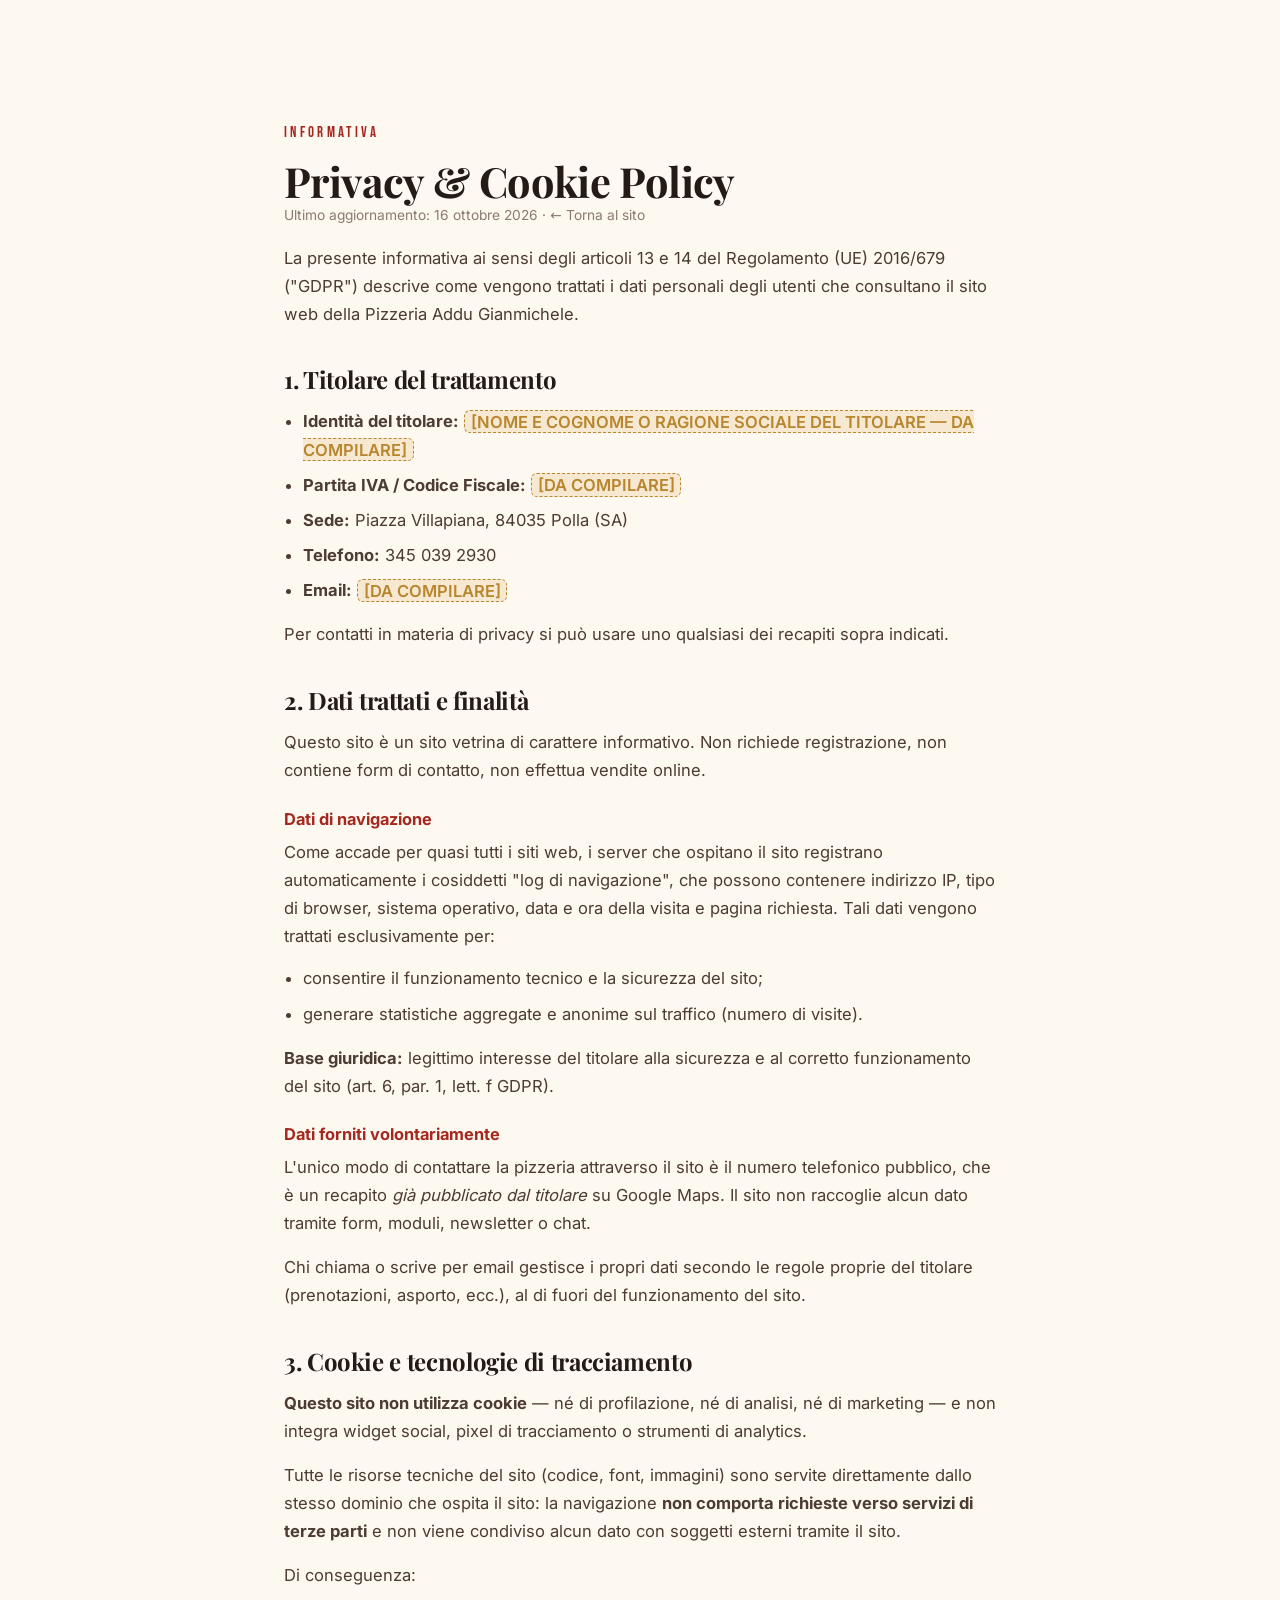
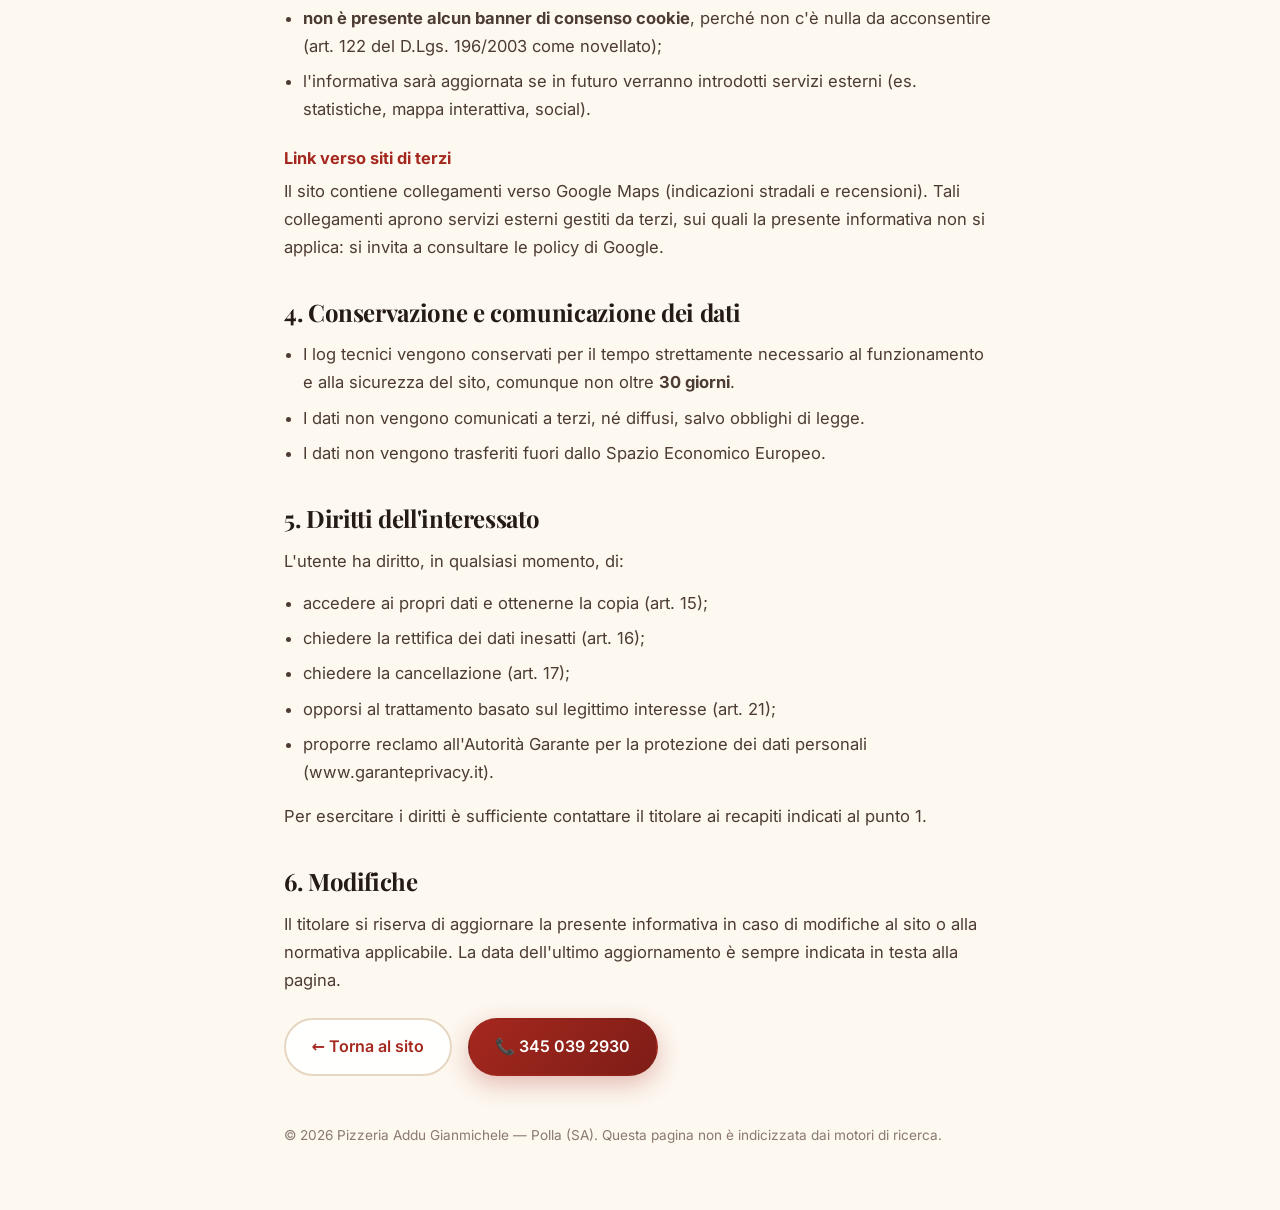
<file: privacy.html>
<!DOCTYPE html>
<html lang="it">
<head>
<meta charset="UTF-8">
<meta name="viewport" content="width=device-width, initial-scale=1.0">
<title>Privacy & Cookie Policy — Pizzeria Addu Gianmichele</title>
<meta name="robots" content="noindex">
<link rel="icon" type="image/svg+xml" href="favicon.svg">
<link rel="stylesheet" href="css/style.css">
<style>
  /* stile pagina legale */
  .legal-wrap { max-width: 780px; margin: 0 auto; }
  .legal-wrap h2 { margin: 2.4rem 0 .9rem; font-size: 1.5rem; }
  .legal-wrap h3 { margin: 1.6rem 0 .6rem; font-size: 1.02rem; color: var(--rosso); }
  .legal-wrap p { margin-bottom: .9rem; }
  .legal-wrap ul { margin: 0 0 1rem 1.2rem; color: var(--ink-soft); }
  .legal-wrap li { margin-bottom: .45rem; }
  .legal-head { padding: calc(var(--header-h) + 3rem) 0 1rem; }
  .legal-updated { font-size: .86rem; color: var(--muted); margin-bottom: 1.5rem; }
  .legal-footer { padding: 2rem 0 3rem; }
  .tbd {
    background: rgba(217,165,68,.18);
    border: 1px dashed var(--oro-dark);
    border-radius: 6px;
    padding: .05rem .35rem;
    font-weight: 600;
    color: var(--oro-dark);
  }
  .legal-nav { display: flex; gap: 1rem; flex-wrap: wrap; margin: 1.5rem 0 0; }
</style>
</head>
<body>

<main>
<section class="legal-head">
  <div class="container legal-wrap">
    <p class="eyebrow">Informativa</p>
    <h1 style="font-size:clamp(1.8rem,4.5vw,2.6rem)">Privacy &amp; Cookie Policy</h1>
    <p class="legal-updated">Ultimo aggiornamento: 16 ottobre 2026 · <a href="index.html">← Torna al sito</a></p>

    <p>La presente informativa ai sensi degli articoli 13 e 14 del Regolamento (UE) 2016/679 ("GDPR") descrive come vengono trattati i dati personali degli utenti che consultano il sito web della Pizzeria Addu Gianmichele.</p>

    <h2>1. Titolare del trattamento</h2>
    <ul>
      <li><strong>Identità del titolare:</strong> <span class="tbd">[NOME E COGNOME O RAGIONE SOCIALE DEL TITOLARE — DA COMPILARE]</span></li>
      <li><strong>Partita IVA / Codice Fiscale:</strong> <span class="tbd">[DA COMPILARE]</span></li>
      <li><strong>Sede:</strong> Piazza Villapiana, 84035 Polla (SA)</li>
      <li><strong>Telefono:</strong> 345 039 2930</li>
      <li><strong>Email:</strong> <span class="tbd">[DA COMPILARE]</span></li>
    </ul>
    <p>Per contatti in materia di privacy si può usare uno qualsiasi dei recapiti sopra indicati.</p>

    <h2>2. Dati trattati e finalità</h2>
    <p>Questo sito è un sito vetrina di carattere informativo. Non richiede registrazione, non contiene form di contatto, non effettua vendite online.</p>

    <h3>Dati di navigazione</h3>
    <p>Come accade per quasi tutti i siti web, i server che ospitano il sito registrano automaticamente i cosiddetti "log di navigazione", che possono contenere indirizzo IP, tipo di browser, sistema operativo, data e ora della visita e pagina richiesta. Tali dati vengono trattati esclusivamente per:</p>
    <ul>
      <li>consentire il funzionamento tecnico e la sicurezza del sito;</li>
      <li>generare statistiche aggregate e anonime sul traffico (numero di visite).</li>
    </ul>
    <p><strong>Base giuridica:</strong> legittimo interesse del titolare alla sicurezza e al corretto funzionamento del sito (art. 6, par. 1, lett. f GDPR).</p>

    <h3>Dati forniti volontariamente</h3>
    <p>L'unico modo di contattare la pizzeria attraverso il sito è il numero telefonico pubblico, che è un recapito <em>già pubblicato dal titolare</em> su Google Maps. Il sito non raccoglie alcun dato tramite form, moduli, newsletter o chat.</p>
    <p>Chi chiama o scrive per email gestisce i propri dati secondo le regole proprie del titolare (prenotazioni, asporto, ecc.), al di fuori del funzionamento del sito.</p>

    <h2>3. Cookie e tecnologie di tracciamento</h2>
    <p><strong>Questo sito non utilizza cookie</strong> — né di profilazione, né di analisi, né di marketing — e non integra widget social, pixel di tracciamento o strumenti di analytics.</p>
    <p>Tutte le risorse tecniche del sito (codice, font, immagini) sono servite direttamente dallo stesso dominio che ospita il sito: la navigazione <strong>non comporta richieste verso servizi di terze parti</strong> e non viene condiviso alcun dato con soggetti esterni tramite il sito.</p>
    <p>Di conseguenza:</p>
    <ul>
      <li><strong>non è presente alcun banner di consenso cookie</strong>, perché non c'è nulla da acconsentire (art. 122 del D.Lgs. 196/2003 come novellato);</li>
      <li>l'informativa sarà aggiornata se in futuro verranno introdotti servizi esterni (es. statistiche, mappa interattiva, social).</li>
    </ul>

    <h3>Link verso siti di terzi</h3>
    <p>Il sito contiene collegamenti verso Google Maps (indicazioni stradali e recensioni). Tali collegamenti aprono servizi esterni gestiti da terzi, sui quali la presente informativa non si applica: si invita a consultare le policy di Google.</p>

    <h2>4. Conservazione e comunicazione dei dati</h2>
    <ul>
      <li>I log tecnici vengono conservati per il tempo strettamente necessario al funzionamento e alla sicurezza del sito, comunque non oltre <strong>30 giorni</strong>.</li>
      <li>I dati non vengono comunicati a terzi, né diffusi, salvo obblighi di legge.</li>
      <li>I dati non vengono trasferiti fuori dallo Spazio Economico Europeo.</li>
    </ul>

    <h2>5. Diritti dell'interessato</h2>
    <p>L'utente ha diritto, in qualsiasi momento, di:</p>
    <ul>
      <li>accedere ai propri dati e ottenerne la copia (art. 15);</li>
      <li>chiedere la rettifica dei dati inesatti (art. 16);</li>
      <li>chiedere la cancellazione (art. 17);</li>
      <li>opporsi al trattamento basato sul legittimo interesse (art. 21);</li>
      <li>proporre reclamo all'Autorità Garante per la protezione dei dati personali (www.garanteprivacy.it).</li>
    </ul>
    <p>Per esercitare i diritti è sufficiente contattare il titolare ai recapiti indicati al punto 1.</p>

    <h2>6. Modifiche</h2>
    <p>Il titolare si riserva di aggiornare la presente informativa in caso di modifiche al sito o alla normativa applicabile. La data dell'ultimo aggiornamento è sempre indicata in testa alla pagina.</p>

    <div class="legal-nav">
      <a class="btn btn-ghost" href="index.html">← Torna al sito</a>
      <a class="btn btn-primary" href="tel:+393450392930">📞 345 039 2930</a>
    </div>
  </div>
</section>

<footer class="legal-footer">
  <div class="container legal-wrap">
    <p style="font-size:.85rem;color:var(--muted)">© <span id="year">2026</span> Pizzeria Addu Gianmichele — Polla (SA). Questa pagina non è indicizzata dai motori di ricerca.</p>
  </div>
</footer>
</main>

<script>document.getElementById('year').textContent = new Date().getFullYear();</script>
</body>
</html>
</file>
<file: css/style.css>
/* ============================================================
   Pizzeria Addu Gianmichele — Polla (SA)
   Palette: rosso mattone / crema / verde basilico / oro
   ============================================================ */

/* Font locali — nessuna richiesta a terzi, zero cookie (GDPR). */

@font-face {
  font-family: 'Bebas Neue';
  font-style: normal;
  font-weight: 400;
  font-display: swap;
  src: url('../fonts/bebas-neue-normal-400.woff2') format('woff2');
}

@font-face {
  font-family: 'Inter';
  font-style: normal;
  font-weight: 400;
  font-display: swap;
  src: url('../fonts/inter-variable.woff2') format('woff2');
}

@font-face {
  font-family: 'Inter';
  font-style: normal;
  font-weight: 500;
  font-display: swap;
  src: url('../fonts/inter-variable.woff2') format('woff2');
}

@font-face {
  font-family: 'Inter';
  font-style: normal;
  font-weight: 600;
  font-display: swap;
  src: url('../fonts/inter-variable.woff2') format('woff2');
}

@font-face {
  font-family: 'Inter';
  font-style: normal;
  font-weight: 700;
  font-display: swap;
  src: url('../fonts/inter-variable.woff2') format('woff2');
}

@font-face {
  font-family: 'Playfair Display';
  font-style: italic;
  font-weight: 600;
  font-display: swap;
  src: url('../fonts/playfair-display-italic-600.woff2') format('woff2');
}

@font-face {
  font-family: 'Playfair Display';
  font-style: normal;
  font-weight: 700;
  font-display: swap;
  src: url('../fonts/playfair-display-normal-700.woff2') format('woff2');
}

:root {
  --rosso: #a5281f;
  --rosso-dark: #7d1d16;
  --rosso-light: #c9453a;
  --crema: #fdf8f0;
  --crema-alt: #f6ecdd;
  --basilico: #3f5c3a;
  --basilico-light: #6b8a5f;
  --oro: #d9a544;
  --oro-dark: #b8862f;
  --ink: #241a16;
  --ink-soft: #4c3c34;
  --muted: #8a7a6f;
  --border: #e6d7c3;
  --white: #ffffff;
  --shadow-sm: 0 2px 10px rgba(36, 26, 22, .07);
  --shadow-md: 0 10px 34px rgba(36, 26, 22, .12);
  --shadow-lg: 0 22px 60px rgba(36, 26, 22, .18);
  --radius: 16px;
  --radius-lg: 26px;
  --font-display: 'Playfair Display', Georgia, serif;
  --font-body: 'Inter', system-ui, -apple-system, 'Segoe UI', sans-serif;
  --font-alt: 'Bebas Neue', 'Inter', sans-serif;
  --header-h: 74px;
}

* { margin: 0; padding: 0; box-sizing: border-box; }

html { scroll-behavior: smooth; scroll-padding-top: var(--header-h); }

body {
  font-family: var(--font-body);
  color: var(--ink);
  background: var(--crema);
  line-height: 1.7;
  font-size: 16.5px;
  -webkit-font-smoothing: antialiased;
  overflow-x: hidden;
}

img { max-width: 100%; height: auto; display: block; }
a { color: inherit; text-decoration: none; }

.container {
  width: 100%;
  max-width: 1160px;
  margin: 0 auto;
  padding: 0 clamp(18px, 4vw, 34px);
}

/* ---------- Typography ---------- */
h1, h2, h3 {
  font-family: var(--font-display);
  line-height: 1.12;
  font-weight: 700;
  letter-spacing: -.015em;
  color: var(--ink);
}
h1 { font-size: clamp(2.6rem, 7vw, 4.4rem); }
h2 { font-size: clamp(1.85rem, 4vw, 2.7rem); }
h3 { font-size: 1.16rem; font-family: var(--font-body); font-weight: 700; letter-spacing: 0; }
h1 em { font-style: italic; color: var(--oro); }

p { color: var(--ink-soft); }
p + p { margin-top: 1rem; }

.eyebrow {
  font-family: var(--font-alt);
  font-size: .95rem;
  letter-spacing: .22em;
  text-transform: uppercase;
  color: var(--rosso);
  margin-bottom: .9rem;
  line-height: 1.4;
}

/* ---------- Buttons ---------- */
.btn {
  display: inline-flex;
  align-items: center;
  justify-content: center;
  gap: .5rem;
  font-family: var(--font-body);
  font-weight: 600;
  font-size: 1rem;
  padding: .85rem 1.6rem;
  border-radius: 999px;
  border: 2px solid transparent;
  cursor: pointer;
  transition: transform .22s ease, box-shadow .22s ease, background .22s ease, color .22s ease, border-color .22s ease;
  white-space: nowrap;
}
.btn-sm { padding: .6rem 1.15rem; font-size: .92rem; }
.btn-lg { padding: 1.05rem 2.1rem; font-size: 1.05rem; }

.btn-primary {
  background: linear-gradient(135deg, var(--rosso), var(--rosso-dark));
  color: var(--white);
  box-shadow: 0 8px 24px rgba(165, 40, 31, .3);
}
.btn-primary:hover { transform: translateY(-2px); box-shadow: 0 14px 32px rgba(165, 40, 31, .4); }

.btn-ghost {
  background: rgba(255,255,255,.9);
  color: var(--rosso);
  border-color: var(--border);
  backdrop-filter: blur(6px);
}
.btn-ghost:hover { border-color: var(--rosso); color: var(--rosso-dark); transform: translateY(-2px); }

.btn-light { background: var(--white); color: var(--rosso-dark); }
.btn-light:hover { transform: translateY(-2px); box-shadow: 0 14px 32px rgba(0,0,0,.28); }

.btn-outline-light {
  background: transparent;
  color: var(--white);
  border-color: rgba(255,255,255,.65);
}
.btn-outline-light:hover { background: rgba(255,255,255,.14); border-color: var(--white); }

/* ---------- Header ---------- */
.site-header {
  position: fixed;
  inset: 0 0 auto 0;
  z-index: 100;
  background: rgba(253, 248, 240, .82);
  backdrop-filter: blur(14px) saturate(160%);
  border-bottom: 1px solid rgba(230, 215, 195, .7);
  transition: box-shadow .3s ease, background .3s ease;
}
.site-header.is-scrolled { box-shadow: var(--shadow-sm); background: rgba(253, 248, 240, .95); }

.header-inner {
  display: flex;
  align-items: center;
  gap: 1.4rem;
  height: var(--header-h);
}

.brand { display: flex; align-items: center; gap: .7rem; margin-right: auto; }
.brand-mark { font-size: 1.7rem; line-height: 1; }
.brand-text { display: flex; flex-direction: column; line-height: 1.15; }
.brand-text strong {
  font-family: var(--font-display);
  font-size: 1.18rem;
  color: var(--ink);
}
.brand-text small {
  font-size: .72rem;
  letter-spacing: .12em;
  text-transform: uppercase;
  color: var(--muted);
}

.nav { display: flex; gap: 1.7rem; }
.nav a {
  font-size: .95rem;
  font-weight: 500;
  color: var(--ink-soft);
  position: relative;
  padding: .3rem 0;
  transition: color .2s ease;
}
.nav a::after {
  content: '';
  position: absolute;
  left: 0; bottom: 0;
  width: 0; height: 2px;
  background: var(--rosso);
  transition: width .25s ease;
}
.nav a:hover { color: var(--rosso); }
.nav a:hover::after { width: 100%; }

.nav-toggle {
  display: none;
  flex-direction: column;
  justify-content: center;
  gap: 5px;
  width: 44px; height: 44px;
  background: transparent;
  border: 1px solid var(--border);
  border-radius: 12px;
  cursor: pointer;
  padding: 0 10px;
}
.nav-toggle span { display: block; height: 2px; background: var(--ink); border-radius: 2px; transition: all .25s ease; }
.nav-toggle[aria-expanded="true"] span:nth-child(1) { transform: translateY(7px) rotate(45deg); }
.nav-toggle[aria-expanded="true"] span:nth-child(2) { opacity: 0; }
.nav-toggle[aria-expanded="true"] span:nth-child(3) { transform: translateY(-7px) rotate(-45deg); }

.mobile-nav {
  display: none;
  flex-direction: column;
  gap: .2rem;
  padding: 0 clamp(18px, 4vw, 34px);
  max-height: 0;
  overflow: hidden;
  transition: max-height .35s ease, padding .35s ease;
}
.mobile-nav.is-open { max-height: 340px; padding: 12px clamp(18px, 4vw, 34px) 22px; }
.mobile-nav a {
  padding: .8rem .2rem;
  font-weight: 500;
  color: var(--ink-soft);
  border-bottom: 1px solid rgba(230,215,195,.6);
}
.mobile-nav .btn { margin-top: 12px; border-bottom: none; color: var(--white); }

/* ---------- Hero ---------- */
.hero {
  position: relative;
  min-height: 100vh;
  min-height: 100svh;
  display: flex;
  align-items: center;
  padding: calc(var(--header-h) + 4.5rem) 0 4.5rem;
  overflow: hidden;
  isolation: isolate;
}
.hero-bg {
  position: absolute;
  inset: 0;
  z-index: -2;
  background-image: url('../images/foto-6.jpg');
  background-size: cover;
  background-position: center;
  transform: scale(1.06);
  animation: heroZoom 22s ease-in-out infinite alternate;
}
@keyframes heroZoom { from { transform: scale(1.04); } to { transform: scale(1.14); } }
.hero::before {
  content: '';
  position: absolute;
  inset: 0;
  z-index: -1;
  background:
    radial-gradient(ellipse 90% 70% at 22% 40%, rgba(36, 22, 16, .88) 0%, rgba(36, 22, 16, .62) 45%, rgba(36, 22, 16, .3) 100%),
    linear-gradient(180deg, rgba(36,22,16,.55), rgba(36,22,16,.35) 40%, rgba(36,22,16,.8));
}
.hero-inner { max-width: 780px; color: var(--white); }
.hero-inner .eyebrow { color: var(--oro); }
.hero h1 { color: var(--white); text-shadow: 0 4px 30px rgba(0,0,0,.35); }
.hero h1 em { color: var(--oro); }
.hero-sub {
  font-size: clamp(1.05rem, 2vw, 1.28rem);
  color: rgba(255,255,255,.9);
  max-width: 560px;
  margin-top: 1.4rem;
}
.hero-actions { display: flex; flex-wrap: wrap; gap: .9rem; margin-top: 2.3rem; }

.hero-facts {
  display: flex;
  flex-wrap: wrap;
  gap: clamp(1.6rem, 5vw, 3.6rem);
  margin-top: 3.2rem;
  padding-top: 2.1rem;
  border-top: 1px solid rgba(255,255,255,.22);
  list-style: none;
}
.hero-facts li { display: flex; flex-direction: column; }
.hero-facts strong {
  font-family: var(--font-alt);
  font-size: clamp(1.8rem, 4vw, 2.5rem);
  color: var(--oro);
  letter-spacing: .03em;
  line-height: 1;
}
.hero-facts span { font-size: .86rem; color: rgba(255,255,255,.75); margin-top: .35rem; max-width: 150px; }

/* ---------- Sections ---------- */
.section { padding: clamp(4rem, 9vw, 7.5rem) 0; }
.section-alt { background: var(--crema-alt); }

.section-head { max-width: 660px; margin-bottom: clamp(2.4rem, 5vw, 3.6rem); }
.section-head h2 { margin-bottom: .9rem; }
.section-lead { font-size: 1.08rem; color: var(--muted); }

/* ---------- Split (Chi siamo) ---------- */
.split {
  display: grid;
  grid-template-columns: 1.05fr .95fr;
  gap: clamp(2.4rem, 6vw, 4.5rem);
  align-items: center;
}
.split-text h2 { margin-bottom: 1.3rem; }
.check-list { list-style: none; margin-top: 1.8rem; display: grid; gap: .8rem; }
.check-list li {
  position: relative;
  padding-left: 2.1rem;
  color: var(--ink-soft);
  font-size: .99rem;
}
.check-list li::before {
  content: '✓';
  position: absolute;
  left: 0; top: .05rem;
  width: 1.45rem; height: 1.45rem;
  display: grid;
  place-items: center;
  background: var(--basilico);
  color: var(--white);
  border-radius: 50%;
  font-size: .8rem;
  font-weight: 700;
}

.split-media { position: relative; }
.frame {
  border-radius: var(--radius-lg);
  overflow: hidden;
  box-shadow: var(--shadow-md);
  background: var(--crema-alt);
}
.frame img { width: 100%; height: 100%; object-fit: cover; transition: transform .8s ease; }
.frame:hover img { transform: scale(1.05); }
.frame-tall { aspect-ratio: 4 / 5; }
.frame-offset {
  aspect-ratio: 16 / 10;
  width: 66%;
  margin: -2.6rem 0 0 auto;
  border: 6px solid var(--crema);
  position: relative;
  z-index: 2;
}

/* ---------- Band (numeri) ---------- */
.band {
  background: linear-gradient(120deg, var(--rosso-dark), var(--rosso) 55%, #8b2318);
  padding: clamp(2.8rem, 6vw, 4.2rem) 0;
}
.band-grid {
  display: grid;
  grid-template-columns: repeat(4, 1fr);
  gap: 1.6rem;
  text-align: center;
}
.band-item { display: flex; flex-direction: column; gap: .35rem; }
.band-num {
  font-family: var(--font-alt);
  font-size: clamp(2.3rem, 5vw, 3.3rem);
  color: var(--white);
  line-height: 1;
  letter-spacing: .02em;
}
.band-label { font-size: .86rem; color: rgba(255,255,255,.8); letter-spacing: .05em; }

/* ---------- Menu ---------- */

.menu-note {
  margin-top: 2.2rem;
  text-align: center;
  font-size: .96rem;
  color: var(--muted);
}
.menu-note strong { color: var(--rosso); }

/* ---------- Menù completo: filtri + lista ---------- */

.menu-filters {
  display: flex;
  flex-wrap: wrap;
  gap: .55rem;
  margin-bottom: 2rem;
  position: sticky;
  top: calc(var(--header-h) + 8px);
  z-index: 20;
  background: var(--crema-alt);
  padding: .7rem 0;
}
.chip-filter {
  font-family: var(--font-body);
  font-size: .9rem;
  font-weight: 600;
  color: var(--ink-soft);
  background: var(--white);
  border: 1.5px solid var(--border);
  border-radius: 999px;
  padding: .5rem 1.05rem;
  cursor: pointer;
  transition: all .22s ease;
}
.chip-filter:hover { border-color: var(--rosso); color: var(--rosso); }
.chip-filter.is-active {
  background: linear-gradient(135deg, var(--rosso), var(--rosso-dark));
  border-color: transparent;
  color: var(--white);
  box-shadow: 0 6px 18px rgba(165, 40, 31, .28);
}

.menu-full { display: flex; flex-direction: column; gap: clamp(2.2rem, 5vw, 3.2rem); }

.m-group.is-hidden { display: none; }

.m-title {
  display: flex;
  align-items: center;
  gap: .7rem;
  font-family: var(--font-display);
  font-size: clamp(1.35rem, 3vw, 1.75rem);
  font-weight: 700;
  color: var(--ink);
  margin-bottom: 1.15rem;
  padding-bottom: .7rem;
  border-bottom: 2px solid var(--border);
}
.m-count {
  font-family: var(--font-body);
  font-size: .78rem;
  font-weight: 700;
  color: var(--rosso);
  background: rgba(165, 40, 31, .1);
  border-radius: 999px;
  padding: .18rem .6rem;
  letter-spacing: .02em;
}

.m-list {
  display: grid;
  grid-template-columns: repeat(auto-fill, minmax(272px, 1fr));
  gap: .9rem;
}
.m-list-drinks { grid-template-columns: repeat(auto-fill, minmax(200px, 1fr)); }

.m-sub {
  grid-column: 1 / -1;
  font-family: var(--font-alt);
  font-size: .82rem;
  letter-spacing: .18em;
  text-transform: uppercase;
  color: var(--oro-dark);
  margin-top: .5rem;
  display: flex;
  align-items: center;
  gap: .8rem;
}
.m-sub::after { content: ''; flex: 1; height: 1px; background: var(--border); }

.m-item {
  background: var(--white);
  border: 1px solid var(--border);
  border-radius: 12px;
  padding: .95rem 1.05rem;
  transition: border-color .22s ease, transform .22s ease;
}
.m-item:hover { border-color: rgba(165, 40, 31, .4); transform: translateY(-2px); }
.m-item h4 {
  font-family: var(--font-body);
  font-size: .98rem;
  font-weight: 700;
  color: var(--ink);
  margin-bottom: .3rem;
}
.m-item p { font-size: .87rem; color: var(--muted); line-height: 1.5; }
.m-nota {
  display: inline-block;
  font-size: .78rem;
  font-weight: 600;
  color: var(--oro-dark);
}

/* stato vuoto (se filtro non ha risultati — difensivo) */
.menu-full.is-empty::before {
  content: 'Nessuna voce per questa categoria.';
  display: block;
  color: var(--muted);
}

@media (max-width: 560px) {
  .menu-filters { position: static; }
  .m-list { grid-template-columns: 1fr; }
}

/* ---------- Galleria ---------- */
.gallery-grid {
  display: grid;
  grid-template-columns: repeat(4, 1fr);
  grid-auto-rows: 190px;
  gap: .9rem;
}
.gallery-grid figure {
  border-radius: var(--radius);
  overflow: hidden;
  box-shadow: var(--shadow-sm);
  background: var(--crema-alt);
  transition: transform .35s ease, box-shadow .35s ease;
}
.gallery-grid figure:nth-child(1) { grid-column: span 2; grid-row: span 2; }
.gallery-grid figure:nth-child(6) { grid-column: span 2; }
.gallery-grid img {
  width: 100%; height: 100%;
  object-fit: cover;
  transition: transform .7s ease;
}
.gallery-grid figure:hover { transform: translateY(-4px); box-shadow: var(--shadow-md); }
.gallery-grid figure:hover img { transform: scale(1.08); }

/* ---------- Recensioni ---------- */
.reviews-grid {
  display: grid;
  grid-template-columns: repeat(auto-fit, minmax(268px, 1fr));
  gap: 1.15rem;
}
.review {
  background: var(--white);
  border: 1px solid var(--border);
  border-radius: var(--radius);
  padding: 1.7rem 1.6rem;
  margin: 0;
  display: flex;
  flex-direction: column;
  gap: .95rem;
  box-shadow: var(--shadow-sm);
  transition: transform .28s ease, box-shadow .28s ease;
}
.review:hover { transform: translateY(-4px); box-shadow: var(--shadow-md); }
.stars { color: var(--oro); font-size: 1.05rem; letter-spacing: .12em; }
.review p { color: var(--ink-soft); font-size: .98rem; font-style: italic; flex: 1; }
.review cite { font-style: normal; font-size: .85rem; color: var(--muted); font-weight: 600; }

.reviews-note { text-align: center; margin-top: 2rem; font-size: .96rem; }
.reviews-note a { color: var(--rosso); font-weight: 600; border-bottom: 2px solid rgba(165,40,31,.25); padding-bottom: 2px; transition: border-color .2s ease; }
.reviews-note a:hover { border-color: var(--rosso); }

/* ---------- Contatti ---------- */
.contact-grid {
  display: grid;
  grid-template-columns: repeat(auto-fit, minmax(272px, 1fr));
  gap: 1.3rem;
  align-items: start;
}
.contact-card {
  background: var(--white);
  border: 1px solid var(--border);
  border-radius: var(--radius-lg);
  padding: 2rem 1.85rem;
  box-shadow: var(--shadow-sm);
  display: flex;
  flex-direction: column;
  gap: 1rem;
  height: 100%;
}
.contact-card h3 {
  font-family: var(--font-alt);
  font-size: 1.05rem;
  letter-spacing: .16em;
  text-transform: uppercase;
  color: var(--rosso);
}
.contact-card p { font-size: .98rem; }
.contact-card .btn { align-self: flex-start; margin-top: auto; }

.contact-card-accent {
  background: linear-gradient(150deg, var(--basilico), #2f4a2b);
  border-color: transparent;
  color: var(--white);
}
.contact-card-accent h3 { color: var(--oro); }
.contact-card-accent p { color: rgba(255,255,255,.88); }

.contact-big { margin: .2rem 0; }
.contact-big a {
  font-family: var(--font-alt);
  font-size: 2.35rem;
  letter-spacing: .04em;
  color: var(--white);
  line-height: 1;
  transition: color .2s ease;
}
.contact-big a:hover { color: var(--oro); }

.contact-services { display: flex; flex-wrap: wrap; gap: .5rem; }
.chip {
  font-size: .82rem;
  font-weight: 600;
  color: var(--white);
  background: rgba(255,255,255,.16);
  border: 1px solid rgba(255,255,255,.28);
  padding: .4rem .85rem;
  border-radius: 999px;
}

.hours { width: 100%; border-collapse: collapse; font-size: .94rem; }
.hours td { padding: .48rem 0; border-bottom: 1px dashed var(--border); color: var(--ink-soft); }
.hours td:first-child { font-weight: 600; color: var(--ink); }
.hours td.hours-closed { color: var(--rosso); font-weight: 700; }
.hours tr:last-child td { border-bottom: none; }
.hours-note { font-size: .84rem; color: var(--muted); }

/* ---------- CTA band ---------- */
.cta-band {
  position: relative;
  padding: clamp(3.4rem, 8vw, 5.5rem) 0;
  text-align: center;
  background-image: url('../images/foto-4.jpg');
  background-size: cover;
  background-position: center;
  isolation: isolate;
}
.cta-band::before {
  content: '';
  position: absolute;
  inset: 0;
  z-index: -1;
  background: linear-gradient(120deg, rgba(125,29,22,.92), rgba(165,40,31,.85));
}
.cta-inner h2 { color: var(--white); margin-bottom: .8rem; }
.cta-inner p { color: rgba(255,255,255,.88); font-size: 1.08rem; margin-bottom: 2rem; }
.cta-actions { display: flex; flex-wrap: wrap; gap: .9rem; justify-content: center; }

/* ---------- Footer ---------- */
.site-footer { background: var(--ink); color: rgba(255,255,255,.72); padding: clamp(3rem, 6vw, 4.4rem) 0 1.6rem; }
.footer-grid {
  display: grid;
  grid-template-columns: 1.5fr 1fr 1fr;
  gap: 2.4rem;
  padding-bottom: 2.4rem;
  border-bottom: 1px solid rgba(255,255,255,.12);
}
.footer-brand {
  font-family: var(--font-display);
  font-size: 1.35rem;
  color: var(--white);
  margin-bottom: .6rem;
}
.site-footer p { font-size: .93rem; color: rgba(255,255,255,.66); line-height: 1.7; }
.footer-title {
  font-family: var(--font-alt);
  letter-spacing: .16em;
  text-transform: uppercase;
  color: var(--oro);
  font-size: .9rem;
  margin-bottom: .7rem;
}
.site-footer a { color: rgba(255,255,255,.8); transition: color .2s ease; }
.site-footer a:hover { color: var(--oro); }
.footer-bottom {
  display: flex;
  flex-wrap: wrap;
  gap: .8rem;
  justify-content: space-between;
  padding-top: 1.6rem;
}
.footer-bottom p { font-size: .82rem; color: rgba(255,255,255,.45); }

/* ---------- Floating call ---------- */
.float-call {
  position: fixed;
  right: clamp(16px, 3vw, 28px);
  bottom: clamp(16px, 3vw, 28px);
  z-index: 90;
  width: 58px; height: 58px;
  display: grid;
  place-items: center;
  font-size: 1.5rem;
  background: linear-gradient(135deg, var(--rosso), var(--rosso-dark));
  border-radius: 50%;
  box-shadow: 0 10px 28px rgba(165,40,31,.42);
  animation: pulse 2.6s ease-in-out infinite;
}
@keyframes pulse {
  0%, 100% { box-shadow: 0 10px 28px rgba(165,40,31,.42), 0 0 0 0 rgba(165,40,31,.45); }
  50% { box-shadow: 0 10px 28px rgba(165,40,31,.42), 0 0 0 14px rgba(165,40,31,0); }
}
.float-call:hover { animation: none; transform: scale(1.08); }

/* ---------- Reveal animations ---------- */
.reveal { opacity: 0; transform: translateY(26px); transition: opacity .75s cubic-bezier(.22,.61,.36,1), transform .75s cubic-bezier(.22,.61,.36,1); }
.reveal.is-visible { opacity: 1; transform: none; }
.reveal[data-delay="1"] { transition-delay: .1s; }
.reveal[data-delay="2"] { transition-delay: .2s; }
.reveal[data-delay="3"] { transition-delay: .3s; }
.reveal[data-delay="4"] { transition-delay: .4s; }

@media (prefers-reduced-motion: reduce) {
  *, *::before, *::after { animation-duration: .01ms !important; animation-iteration-count: 1 !important; transition-duration: .01ms !important; }
  .reveal { opacity: 1; transform: none; }
  html { scroll-behavior: auto; }
}

/* ---------- Responsive ---------- */
@media (max-width: 980px) {
  .split { grid-template-columns: 1fr; }
  .split-media { order: -1; max-width: 560px; }
  .frame-tall { aspect-ratio: 16 / 11; }
  .band-grid { grid-template-columns: repeat(2, 1fr); gap: 2rem; }
  .gallery-grid { grid-template-columns: repeat(2, 1fr); grid-auto-rows: 168px; }
  .gallery-grid figure:nth-child(1) { grid-column: span 2; grid-row: span 1; }
  .gallery-grid figure:nth-child(6) { grid-column: span 1; }
  .footer-grid { grid-template-columns: 1fr 1fr; }
}

@media (max-width: 820px) {
  .nav, .header-cta { display: none; }
  .nav-toggle { display: flex; }
  .mobile-nav { display: flex; }
}

@media (max-width: 560px) {
  body { font-size: 16px; }
  .hero { min-height: auto; padding: calc(var(--header-h) + 3.5rem) 0 4rem; }
  .hero-facts { gap: 1.4rem 2.2rem; }
  .hero-actions .btn, .cta-actions .btn { width: 100%; }
  .frame-offset { width: 78%; margin-top: -1.8rem; }
  .gallery-grid { grid-template-columns: 1fr; grid-auto-rows: 210px; }
  .gallery-grid figure:nth-child(1) { grid-column: span 1; }
  .footer-grid { grid-template-columns: 1fr; gap: 1.8rem; }
  .footer-bottom { flex-direction: column; }
  .float-call { width: 52px; height: 52px; font-size: 1.3rem; }
}

/* ---------- Print ---------- */
@media print {
  .site-header, .float-call, .nav-toggle, .mobile-nav, .hero-actions, .cta-band { display: none !important; }
  body { background: #fff; }
}
</file>
